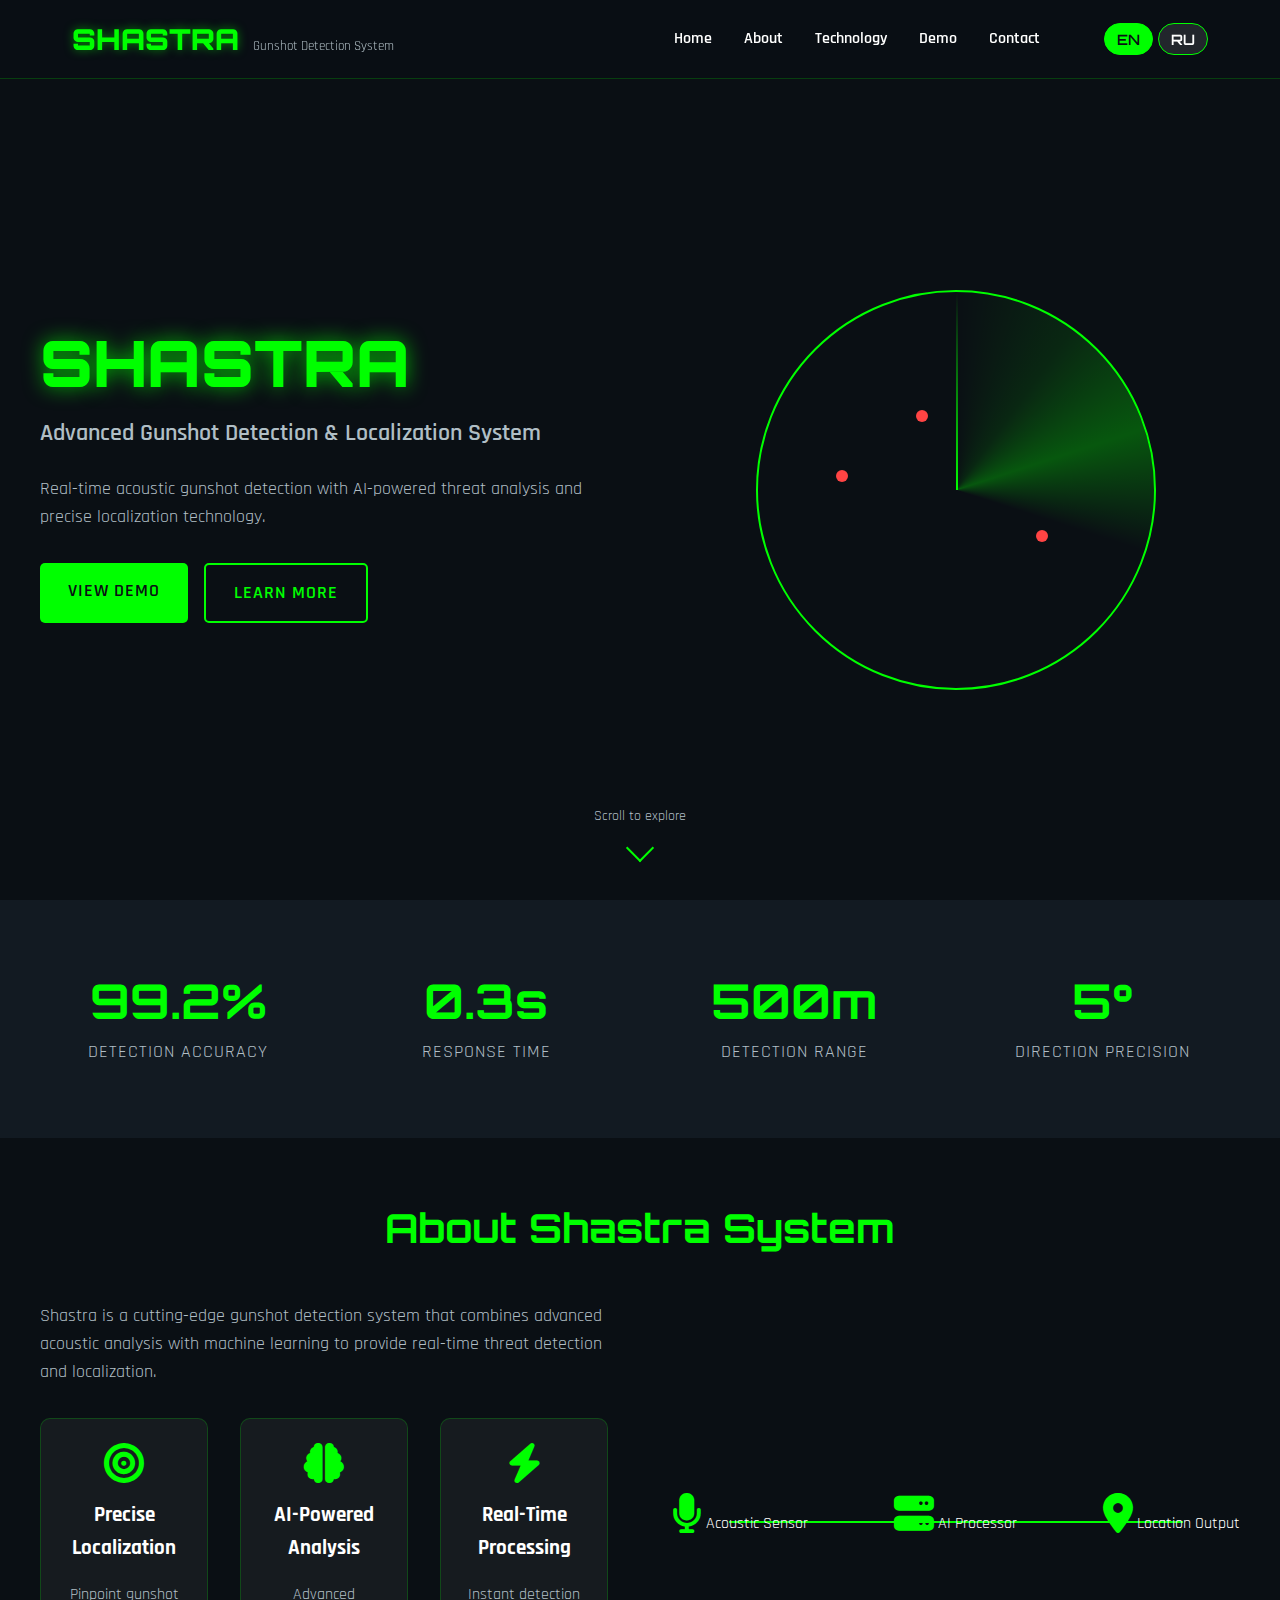
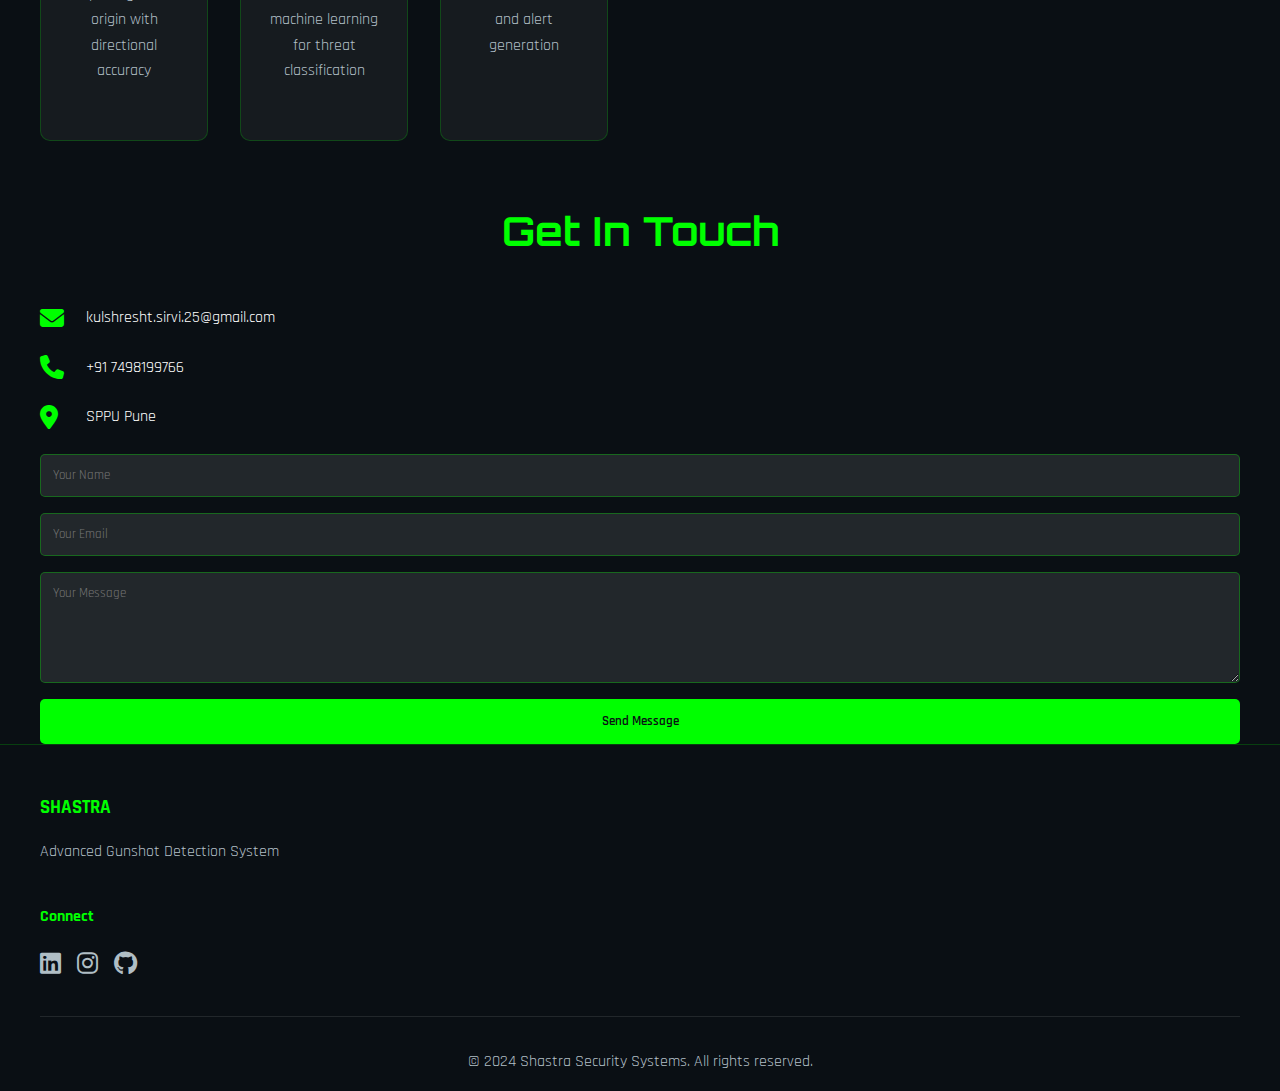
<file: index.html>
<!DOCTYPE html>
<html lang="en">
<head>
    <meta charset="UTF-8">
    <meta name="viewport" content="width=device-width, initial-scale=1.0">
    <title>Shastra - Advanced Gunshot Detection System</title>
    <link rel="stylesheet" href="https://cdnjs.cloudflare.com/ajax/libs/font-awesome/6.4.0/css/all.min.css">
    <link href="https://fonts.googleapis.com/css2?family=Orbitron:wght@400;700;900&family=Rajdhani:wght@300;400;500;600;700&display=swap" rel="stylesheet">
    <style>
        /* CSS Reset and Base Styles */
        * {
            margin: 0;
            padding: 0;
            box-sizing: border-box;
        }

        :root {
            --primary-color: #00ff00;
            --secondary-color: #00cc00;
            --accent-color: #ff4444;
            --bg-dark: #0a0f14;
            --bg-medium: #121a22;
            --bg-light: #1a2530;
            --text-primary: #ffffff;
            --text-secondary: #b0bec5;
            --success: #00e676;
            --warning: #ffaa00;
            --error: #ff5252;
        }

        body {
            font-family: 'Rajdhani', sans-serif;
            background: var(--bg-dark);
            color: var(--text-primary);
            overflow-x: hidden;
            line-height: 1.6;
            font-size: 16px;
        }

        /* Enhanced Mobile Navigation */
        .mobile-nav-overlay {
            display: none;
            position: fixed;
            top: 0;
            left: 0;
            width: 100%;
            height: 100%;
            background: rgba(0, 0, 0, 0.9);
            z-index: 9998;
        }

        .mobile-nav-overlay.active {
            display: block;
        }

        /* Mobile Header */
        .mobile-header {
            display: none;
            position: fixed;
            top: 0;
            width: 100%;
            background: rgba(10, 15, 20, 0.98);
            backdrop-filter: blur(10px);
            z-index: 1000;
            padding: 15px 20px;
            border-bottom: 1px solid rgba(0, 255, 0, 0.2);
            justify-content: space-between;
            align-items: center;
        }

        .mobile-header .logo-text {
            font-family: 'Orbitron', sans-serif;
            font-size: 1.5rem;
            font-weight: 900;
            color: var(--primary-color);
            text-shadow: 0 0 10px rgba(0, 255, 0, 0.5);
        }

        .mobile-menu-btn {
            background: none;
            border: none;
            color: var(--text-primary);
            font-size: 1.5rem;
            cursor: pointer;
            padding: 5px;
        }

        /* Mobile Side Menu */
        .mobile-side-menu {
            position: fixed;
            top: 0;
            right: -300px;
            width: 300px;
            height: 100%;
            background: var(--bg-dark);
            z-index: 9999;
            transition: right 0.3s ease;
            padding: 20px;
            overflow-y: auto;
            box-shadow: -5px 0 15px rgba(0, 0, 0, 0.5);
        }

        .mobile-side-menu.active {
            right: 0;
        }

        .mobile-side-menu .menu-header {
            display: flex;
            justify-content: space-between;
            align-items: center;
            margin-bottom: 30px;
            padding-bottom: 15px;
            border-bottom: 1px solid rgba(0, 255, 0, 0.2);
        }

        .mobile-side-menu .close-menu {
            background: none;
            border: none;
            color: var(--text-primary);
            font-size: 1.5rem;
            cursor: pointer;
            padding: 5px;
        }

        .mobile-nav-links {
            list-style: none;
            margin-bottom: 30px;
        }

        .mobile-nav-links li {
            margin-bottom: 15px;
        }

        .mobile-nav-links a {
            color: var(--text-primary);
            text-decoration: none;
            font-size: 1.2rem;
            font-weight: 600;
            padding: 10px 0;
            display: block;
            border-bottom: 1px solid rgba(255, 255, 255, 0.1);
            transition: color 0.3s ease;
        }

        .mobile-nav-links a:hover {
            color: var(--primary-color);
        }

        .mobile-language-switcher {
            display: flex;
            gap: 10px;
            margin-bottom: 20px;
            justify-content: center;
        }

        .mobile-language-switcher .lang-btn {
            background: rgba(255, 255, 255, 0.1);
            border: 1px solid var(--primary-color);
            color: var(--text-primary);
            padding: 8px 16px;
            border-radius: 20px;
            cursor: pointer;
            transition: all 0.3s ease;
            font-family: 'Orbitron', sans-serif;
            font-weight: 600;
            flex: 1;
            max-width: 120px;
        }

        .mobile-language-switcher .lang-btn.active {
            background: var(--primary-color);
            color: var(--bg-dark);
        }

        .mobile-contact-info {
            margin-top: 20px;
            padding-top: 20px;
            border-top: 1px solid rgba(255, 255, 255, 0.1);
        }

        .mobile-contact-info p {
            margin-bottom: 10px;
            color: var(--text-secondary);
        }

        /* Desktop Navigation */
        .navbar {
            position: fixed;
            top: 0;
            width: 100%;
            background: rgba(10, 15, 20, 0.95);
            backdrop-filter: blur(10px);
            z-index: 100;
            padding: 1rem 0;
            border-bottom: 1px solid rgba(0, 255, 0, 0.2);
        }

        .nav-container {
            max-width: 1200px;
            margin: 0 auto;
            display: flex;
            justify-content: space-between;
            align-items: center;
            padding: 0 2rem;
        }

        .nav-logo .logo-text {
            font-family: 'Orbitron', sans-serif;
            font-size: 1.8rem;
            font-weight: 900;
            color: var(--primary-color);
            text-shadow: 0 0 10px rgba(0, 255, 0, 0.5);
        }

        .nav-logo .logo-subtitle {
            font-size: 0.8rem;
            color: var(--text-secondary);
            margin-left: 10px;
        }

        .nav-menu {
            display: flex;
            list-style: none;
            gap: 2rem;
            align-items: center;
        }

        .nav-link {
            color: var(--text-primary);
            text-decoration: none;
            font-weight: 600;
            transition: color 0.3s ease;
            position: relative;
        }

        .nav-link:hover {
            color: var(--primary-color);
        }

        .nav-link::after {
            content: '';
            position: absolute;
            bottom: -5px;
            left: 0;
            width: 0;
            height: 2px;
            background: var(--primary-color);
            transition: width 0.3s ease;
        }

        .nav-link:hover::after {
            width: 100%;
        }

        /* Combined Language Switcher in Nav */
        .nav-language-switcher {
            display: flex;
            gap: 5px;
            margin-left: 2rem;
        }

        .nav-language-switcher .lang-btn {
            background: rgba(255, 255, 255, 0.1);
            border: 1px solid var(--primary-color);
            color: var(--text-primary);
            padding: 6px 12px;
            border-radius: 20px;
            cursor: pointer;
            transition: all 0.3s ease;
            font-family: 'Orbitron', sans-serif;
            font-weight: 600;
            font-size: 0.9rem;
        }

        .nav-language-switcher .lang-btn.active {
            background: var(--primary-color);
            color: var(--bg-dark);
        }

        /* Hero Section */
        .hero {
            min-height: 100vh;
            display: flex;
            align-items: center;
            justify-content: center;
            position: relative;
            padding: 6rem 1rem 2rem;
        }

        .hero-content {
            max-width: 1200px;
            display: grid;
            grid-template-columns: 1fr;
            gap: 3rem;
            align-items: center;
            text-align: center;
        }

        .hero-title {
            font-family: 'Orbitron', sans-serif;
            font-size: 2.5rem;
            font-weight: 900;
            color: var(--primary-color);
            text-shadow: 0 0 20px rgba(0, 255, 0, 0.7);
            margin-bottom: 1rem;
            line-height: 1.2;
        }

        .hero-subtitle {
            font-size: 1.3rem;
            color: var(--text-secondary);
            margin-bottom: 1.5rem;
            font-weight: 600;
            line-height: 1.4;
        }

        .hero-description {
            font-size: 1.1rem;
            margin-bottom: 2rem;
            color: var(--text-secondary);
            line-height: 1.6;
        }

        .hero-buttons {
            display: flex;
            flex-direction: column;
            gap: 1rem;
            margin-bottom: 2rem;
        }

        .cta-button {
            padding: 14px 28px;
            border: none;
            border-radius: 5px;
            font-family: 'Rajdhani', sans-serif;
            font-size: 1.1rem;
            font-weight: 600;
            cursor: pointer;
            transition: all 0.3s ease;
            text-transform: uppercase;
            letter-spacing: 1px;
            text-decoration: none;
            display: inline-block;
            text-align: center;
        }

        .cta-button.primary {
            background: var(--primary-color);
            color: var(--bg-dark);
        }

        .cta-button.secondary {
            background: transparent;
            color: var(--primary-color);
            border: 2px solid var(--primary-color);
        }

        .cta-button:hover {
            transform: translateY(-2px);
            box-shadow: 0 10px 20px rgba(0, 255, 0, 0.3);
        }

        /* Radar Animation */
        .radar-animation {
            position: relative;
            width: 300px;
            height: 300px;
            margin: 0 auto;
        }

        .radar-dish {
            width: 100%;
            height: 100%;
            border: 2px solid var(--primary-color);
            border-radius: 50%;
            position: relative;
            overflow: hidden;
        }

        .radar-dish::before {
            content: '';
            position: absolute;
            top: 0;
            left: 0;
            right: 0;
            bottom: 0;
            background: conic-gradient(
                from 0deg,
                transparent 0%,
                rgba(0, 255, 0, 0.1) 10%,
                rgba(0, 255, 0, 0.3) 20%,
                transparent 30%
            );
            animation: radarRotate 4s linear infinite;
        }

        .radar-sweep {
            position: absolute;
            top: 0;
            left: 50%;
            width: 2px;
            height: 50%;
            background: linear-gradient(to bottom, transparent, var(--primary-color));
            transform-origin: bottom center;
            animation: radarSweep 2s linear infinite;
        }

        @keyframes radarRotate {
            from { transform: rotate(0deg); }
            to { transform: rotate(360deg); }
        }

        @keyframes radarSweep {
            from { transform: rotate(0deg); }
            to { transform: rotate(360deg); }
        }

        .detection-points .point {
            position: absolute;
            width: 12px;
            height: 12px;
            background: var(--accent-color);
            border-radius: 50%;
            animation: pulse 2s infinite;
        }

        @keyframes pulse {
            0%, 100% { transform: scale(1); opacity: 1; }
            50% { transform: scale(1.5); opacity: 0.7; }
        }

        .scroll-indicator {
            position: absolute;
            bottom: 2rem;
            left: 50%;
            transform: translateX(-50%);
            text-align: center;
            color: var(--text-secondary);
            font-size: 0.9rem;
        }

        .scroll-arrow {
            width: 20px;
            height: 20px;
            border-right: 2px solid var(--primary-color);
            border-bottom: 2px solid var(--primary-color);
            transform: rotate(45deg);
            margin: 10px auto;
            animation: bounce 2s infinite;
        }

        @keyframes bounce {
            0%, 100% { transform: rotate(45deg) translateY(0); }
            50% { transform: rotate(45deg) translateY(-10px); }
        }

        /* Stats Section */
        .stats {
            background: var(--bg-medium);
            padding: 3rem 1rem;
        }

        .stats-container {
            max-width: 1200px;
            margin: 0 auto;
            display: grid;
            grid-template-columns: repeat(2, 1fr);
            gap: 1.5rem;
        }

        .stat-item {
            text-align: center;
            padding: 1.5rem 1rem;
        }

        .stat-number {
            font-family: 'Orbitron', sans-serif;
            font-size: 2.2rem;
            font-weight: 700;
            color: var(--primary-color);
            margin-bottom: 0.5rem;
            line-height: 1.2;
        }

        .stat-label {
            font-size: 0.9rem;
            color: var(--text-secondary);
            text-transform: uppercase;
            letter-spacing: 1px;
        }

        /* About Section */
        .about {
            padding: 4rem 1rem;
        }

        .container {
            max-width: 1200px;
            margin: 0 auto;
            padding: 0 1rem;
        }

        .section-title {
            font-family: 'Orbitron', sans-serif;
            font-size: 2rem;
            text-align: center;
            margin-bottom: 3rem;
            color: var(--primary-color);
            line-height: 1.3;
        }

        .about-content {
            display: grid;
            grid-template-columns: 1fr;
            gap: 3rem;
            align-items: center;
        }

        .about-text p {
            font-size: 1.1rem;
            line-height: 1.6;
            margin-bottom: 2rem;
            color: var(--text-secondary);
        }

        .features-grid {
            display: grid;
            grid-template-columns: 1fr;
            gap: 1.5rem;
            margin-top: 2rem;
        }

        .feature {
            text-align: center;
            padding: 1.5rem;
            background: rgba(255, 255, 255, 0.05);
            border-radius: 10px;
            border: 1px solid rgba(0, 255, 0, 0.2);
        }

        .feature i {
            font-size: 2.5rem;
            color: var(--primary-color);
            margin-bottom: 1rem;
        }

        .feature h3 {
            font-size: 1.3rem;
            margin-bottom: 1rem;
            color: var(--text-primary);
        }

        .feature p {
            font-size: 1rem;
            color: var(--text-secondary);
        }

        /* Responsive Design */
        @media (max-width: 768px) {
            /* Hide desktop navbar on mobile */
            .navbar {
                display: none;
            }
            
            /* Show mobile header */
            .mobile-header {
                display: flex;
            }
            
            /* Adjust hero padding for mobile header */
            .hero {
                padding-top: 80px;
            }
            
            /* Adjust other sections for better mobile viewing */
            .hero-title {
                font-size: 2.2rem;
            }
            
            .hero-subtitle {
                font-size: 1.2rem;
            }
            
            .section-title {
                font-size: 1.8rem;
            }
        }

        @media (min-width: 769px) {
            /* Hide mobile elements on desktop */
            .mobile-header,
            .mobile-side-menu,
            .mobile-nav-overlay {
                display: none !important;
            }
            
            /* Show desktop navbar */
            .navbar {
                display: block;
            }
            
            /* Adjust hero for desktop */
            .hero {
                padding: 8rem 2rem 3rem;
            }
            
            .hero-content {
                grid-template-columns: 1fr 1fr;
                text-align: left;
                gap: 4rem;
            }
            
            .hero-title {
                font-size: 3.5rem;
            }
            
            .hero-subtitle {
                font-size: 1.5rem;
            }
            
            .hero-buttons {
                flex-direction: row;
                justify-content: flex-start;
            }
            
            .radar-animation {
                width: 400px;
                height: 400px;
            }
            
            .stats-container {
                grid-template-columns: repeat(4, 1fr);
                gap: 2rem;
            }
            
            .stat-number {
                font-size: 3rem;
            }
            
            .stat-label {
                font-size: 1.1rem;
            }
            
            .section-title {
                font-size: 2.5rem;
            }
            
            .about-content {
                grid-template-columns: 1fr 1fr;
                gap: 4rem;
            }
            
            .features-grid {
                grid-template-columns: repeat(3, 1fr);
                gap: 2rem;
            }
        }

        /* Common responsive adjustments */
        @media (min-width: 480px) and (max-width: 768px) {
            .hero-title {
                font-size: 2.5rem;
            }
            
            .stats-container {
                grid-template-columns: repeat(2, 1fr);
            }
            
            .feature {
                padding: 2rem;
            }
        }

        /* Large desktop screens */
        @media (min-width: 1200px) {
            .container {
                padding: 0;
            }
            
            .hero-title {
                font-size: 4rem;
            }
        }

        /* Touch device optimizations */
        @media (hover: none) and (pointer: coarse) {
            .cta-button,
            .lang-btn {
                min-height: 44px;
                min-width: 44px;
            }
            
            .nav-link {
                padding: 10px 0;
            }
        }

        /* Landscape mode optimization */
        @media (max-height: 600px) and (orientation: landscape) {
            .hero {
                min-height: auto;
                padding: 100px 1rem 2rem;
            }
            
            .hero-content {
                grid-template-columns: 1fr 1fr;
                gap: 2rem;
            }
            
            .hero-title {
                font-size: 2rem;
            }
        }
    </style>
</head>
<body>
    <!-- Mobile Navigation -->
    <div class="mobile-nav-overlay" id="mobileNavOverlay"></div>
    
    <div class="mobile-header">
        <div class="logo-text">SHASTRA</div>
        <button class="mobile-menu-btn" id="mobileMenuBtn">
            <i class="fas fa-bars"></i>
        </button>
    </div>
    
    <div class="mobile-side-menu" id="mobileSideMenu">
        <div class="menu-header">
            <div class="logo-text">SHASTRA</div>
            <button class="close-menu" id="closeMenuBtn">
                <i class="fas fa-times"></i>
            </button>
        </div>
        
        <ul class="mobile-nav-links">
            <li><a href="#home" class="mobile-nav-link" data-en="Home" data-ru="Главная">Home</a></li>
            <li><a href="#about" class="mobile-nav-link" data-en="About" data-ru="О системе">About</a></li>
            <li><a href="#technology" class="mobile-nav-link" data-en="Technology" data-ru="Технологии">Technology</a></li>
            <li><a href="#demo" class="mobile-nav-link" data-en="Demo" data-ru="Демо">Demo</a></li>
            <li><a href="#contact" class="mobile-nav-link" data-en="Contact" data-ru="Контакты">Contact</a></li>
        </ul>
        
        <div class="mobile-language-switcher">
            <button class="lang-btn active" data-lang="en">EN</button>
            <button class="lang-btn" data-lang="ru">RU</button>
        </div>
        
        <div class="mobile-contact-info">
            <p><i class="fas fa-envelope"></i> kulshresht.sirvi.25@gmail.com</p>
            <p><i class="fas fa-phone"></i> +91 7498199766</p>
        </div>
    </div>

    <!-- Desktop Navigation -->
    <nav class="navbar">
        <div class="nav-container">
            <div class="nav-logo">
                <span class="logo-text">SHASTRA</span>
                <span class="logo-subtitle" data-en="Gunshot Detection System" data-ru="Система Обнаружения Выстрелов"></span>
            </div>
            <ul class="nav-menu">
                <li class="nav-item">
                    <a href="#home" class="nav-link" data-en="Home" data-ru="Главная">Home</a>
                </li>
                <li class="nav-item">
                    <a href="#about" class="nav-link" data-en="About" data-ru="О системе">About</a>
                </li>
                <li class="nav-item">
                    <a href="#technology" class="nav-link" data-en="Technology" data-ru="Технологии">Technology</a>
                </li>
                <li class="nav-item">
                    <a href="#demo" class="nav-link" data-en="Demo" data-ru="Демо">Demo</a>
                </li>
                <li class="nav-item">
                    <a href="#contact" class="nav-link" data-en="Contact" data-ru="Контакты">Contact</a>
                </li>
                <li class="nav-item">
                    <div class="nav-language-switcher">
                        <button class="lang-btn active" data-lang="en">EN</button>
                        <button class="lang-btn" data-lang="ru">RU</button>
                    </div>
                </li>
            </ul>
        </div>
    </nav>

    <!-- Hero Section -->
    <section id="home" class="hero">
        <div class="hero-content">
            <div class="hero-text">
                <h1 class="hero-title" data-en="SHASTRA" data-ru="ШАСТРА">SHASTRA</h1>
                <h2 class="hero-subtitle" data-en="Advanced Gunshot Detection & Localization System" data-ru="Передовая Система Обнаружения и Локализации Выстрелов">
                    Advanced Gunshot Detection & Localization System
                </h2>
                <p class="hero-description" data-en="Real-time acoustic gunshot detection with AI-powered threat analysis and precise localization technology." data-ru="Обнаружение выстрелов в реальном времени с искусственным интеллектом и технологией точной локализации.">
                    Real-time acoustic gunshot detection with AI-powered threat analysis and precise localization technology.
                </p>
                <div class="hero-buttons">
                    <a href="demo.html" class="cta-button primary" data-en="View Demo" data-ru="Смотреть Демо">View Demo</a>
                    <a href="#about" class="cta-button secondary" data-en="Learn More" data-ru="Узнать Больше">Learn More</a>
                </div>
            </div>
            <div class="hero-visual">
                <div class="radar-animation">
                    <div class="radar-dish">
                        <div class="radar-sweep"></div>
                    </div>
                    <div class="detection-points">
                        <div class="point" style="top: 30%; left: 40%;"></div>
                        <div class="point" style="top: 60%; left: 70%;"></div>
                        <div class="point" style="top: 45%; left: 20%;"></div>
                    </div>
                </div>
            </div>
        </div>
        <div class="scroll-indicator">
            <span data-en="Scroll to explore" data-ru="Прокрутите для просмотра">Scroll to explore</span>
            <div class="scroll-arrow"></div>
        </div>
    </section>

    <!-- Stats Section -->
    <section class="stats">
        <div class="container">
            <div class="stats-container">
                <div class="stat-item">
                    <div class="stat-number" data-en="99.2%" data-ru="99,2%">99.2%</div>
                    <div class="stat-label" data-en="Detection Accuracy" data-ru="Точность Обнаружения">Detection Accuracy</div>
                </div>
                <div class="stat-item">
                    <div class="stat-number" data-en="0.3s" data-ru="0,3с">0.3s</div>
                    <div class="stat-label" data-en="Response Time" data-ru="Время Реакции">Response Time</div>
                </div>
                <div class="stat-item">
                    <div class="stat-number" data-en="500m" data-ru="500м">500m</div>
                    <div class="stat-label" data-en="Detection Range" data-ru="Дальность Обнаружения">Detection Range</div>
                </div>
                <div class="stat-item">
                    <div class="stat-number" data-en="5°" data-ru="5°">5°</div>
                    <div class="stat-label" data-en="Direction Precision" data-ru="Точность Направления">Direction Precision</div>
                </div>
            </div>
        </div>
    </section>

    <!-- About Section -->
    <section id="about" class="about">
        <div class="container">
            <h2 class="section-title" data-en="About Shastra System" data-ru="О Системе Шастра">About Shastra System</h2>
            <div class="about-content">
                <div class="about-text">
                    <p data-en="Shastra is a cutting-edge gunshot detection system that combines advanced acoustic analysis with machine learning to provide real-time threat detection and localization." data-ru="Шастра - это передовая система обнаружения выстрелов, сочетающая современный акустический анализ с машинным обучением для обнаружения угроз в реальном времени и их локализации.">
                        Shastra is a cutting-edge gunshot detection system that combines advanced acoustic analysis with machine learning to provide real-time threat detection and localization.
                    </p>
                    <div class="features-grid">
                        <div class="feature">
                            <i class="fas fa-bullseye"></i>
                            <h3 data-en="Precise Localization" data-ru="Точная Локализация">Precise Localization</h3>
                            <p data-en="Pinpoint gunshot origin with directional accuracy" data-ru="Точное определение места выстрела">Pinpoint gunshot origin with directional accuracy</p>
                        </div>
                        <div class="feature">
                            <i class="fas fa-brain"></i>
                            <h3 data-en="AI-Powered Analysis" data-ru="Анализ на ИИ">AI-Powered Analysis</h3>
                            <p data-en="Advanced machine learning for threat classification" data-ru="Передовое машинное обучение для классификации угроз">Advanced machine learning for threat classification</p>
                        </div>
                        <div class="feature">
                            <i class="fas fa-bolt"></i>
                            <h3 data-en="Real-Time Processing" data-ru="Обработка в Реальном Времени">Real-Time Processing</h3>
                            <p data-en="Instant detection and alert generation" data-ru="Мгновенное обнаружение и генерация оповещений">Instant detection and alert generation</p>
                        </div>
                    </div>
                </div>
                <div class="about-visual">
                    <div class="system-diagram" style="height: 250px; display: flex; justify-content: space-between; align-items: center; position: relative;">
                        <div class="diagram-element sensor" style="text-align: center; z-index: 2;">
                            <i class="fas fa-microphone" style="font-size: 2.5rem; color: var(--primary-color); margin-bottom: 1rem;"></i>
                            <span data-en="Acoustic Sensor" data-ru="Акустический Датчик">Acoustic Sensor</span>
                        </div>
                        <div class="diagram-element processor" style="text-align: center; z-index: 2;">
                            <i class="fas fa-server" style="font-size: 2.5rem; color: var(--primary-color); margin-bottom: 1rem;"></i>
                            <span data-en="AI Processor" data-ru="ИИ Процессор">AI Processor</span>
                        </div>
                        <div class="diagram-element output" style="text-align: center; z-index: 2;">
                            <i class="fas fa-map-marker-alt" style="font-size: 2.5rem; color: var(--primary-color); margin-bottom: 1rem;"></i>
                            <span data-en="Location Output" data-ru="Выход Локации">Location Output</span>
                        </div>
                        <div class="connection-line" style="position: absolute; top: 50%; left: 10%; right: 10%; height: 2px; background: var(--primary-color); z-index: 1;"></div>
                    </div>
                </div>
            </div>
        </div>
    </section>

    <!-- Contact Section -->
    <section id="contact" class="contact">
        <div class="container">
            <h2 class="section-title" data-en="Get In Touch" data-ru="Свяжитесь с Нами">Get In Touch</h2>
            <div class="contact-content">
                <div class="contact-info">
                    <div class="contact-item" style="display: flex; align-items: center; gap: 1rem; margin-bottom: 1.5rem;">
                        <i class="fas fa-envelope" style="font-size: 1.5rem; color: var(--primary-color); width: 30px;"></i>
                        <span>kulshresht.sirvi.25@gmail.com</span>
                    </div>
                    <div class="contact-item" style="display: flex; align-items: center; gap: 1rem; margin-bottom: 1.5rem;">
                        <i class="fas fa-phone" style="font-size: 1.5rem; color: var(--primary-color); width: 30px;"></i>
                        <span>+91 7498199766</span>
                    </div>
                    <div class="contact-item" style="display: flex; align-items: center; gap: 1rem; margin-bottom: 1.5rem;">
                        <i class="fas fa-map-marker-alt" style="font-size: 1.5rem; color: var(--primary-color); width: 30px;"></i>
                        <span data-en="SPPU Pune" data-ru="SPPU Пуна">SPPU Pune</span>
                    </div>
                </div>
                <form class="contact-form" id="contactForm" style="display: flex; flex-direction: column; gap: 1rem;">
                    <input type="text" placeholder="Your Name" data-en="Your Name" data-ru="Ваше Имя" required style="padding: 12px; background: rgba(255, 255, 255, 0.1); border: 1px solid rgba(0, 255, 0, 0.3); border-radius: 5px; color: var(--text-primary); font-family: 'Rajdhani', sans-serif;">
                    <input type="email" placeholder="Your Email" data-en="Your Email" data-ru="Ваш Email" required style="padding: 12px; background: rgba(255, 255, 255, 0.1); border: 1px solid rgba(0, 255, 0, 0.3); border-radius: 5px; color: var(--text-primary); font-family: 'Rajdhani', sans-serif;">
                    <textarea placeholder="Your Message" data-en="Your Message" data-ru="Ваше Сообщение" rows="5" required style="padding: 12px; background: rgba(255, 255, 255, 0.1); border: 1px solid rgba(0, 255, 0, 0.3); border-radius: 5px; color: var(--text-primary); font-family: 'Rajdhani', sans-serif;"></textarea>
                    <button type="submit" data-en="Send Message" data-ru="Отправить Сообщение" style="padding: 14px; background: var(--primary-color); color: var(--bg-dark); border: none; border-radius: 5px; font-family: 'Rajdhani', sans-serif; font-weight: 600; cursor: pointer; transition: all 0.3s ease;">Send Message</button>
                </form>
            </div>
        </div>
    </section>

    <!-- Footer -->
    <footer class="footer" style="background: var(--bg-dark); padding: 3rem 0 1rem; border-top: 1px solid rgba(0, 255, 0, 0.2);">
        <div class="container">
            <div class="footer-content" style="display: grid; grid-template-columns: 1fr; gap: 2.5rem; margin-bottom: 2rem;">
                <div class="footer-section">
                    <h3 style="color: var(--primary-color); margin-bottom: 1rem;" data-en="SHASTRA" data-ru="ШАСТРА">SHASTRA</h3>
                    <p style="color: var(--text-secondary);" data-en="Advanced Gunshot Detection System" data-ru="Передовая Система Обнаружения Выстрелов">Advanced Gunshot Detection System</p>
                </div>
                <div class="footer-section">
                    <h4 style="color: var(--primary-color); margin-bottom: 1rem;" data-en="Connect" data-ru="Связь">Connect</h4>
                    <div class="social-links" style="display: flex; gap: 1rem;">
                        <a href="https://www.linkedin.com/in/kulshresht-sirvi" target="_blank" style="color: var(--text-secondary); font-size: 1.5rem; transition: color 0.3s ease;"><i class="fab fa-linkedin"></i></a>
                        <a href="https://www.instagram.com/kulshresht.sirvi?igsh=NGluMzgyYnFpZmxy&utm_source=qr" target="_blank" style="color: var(--text-secondary); font-size: 1.5rem; transition: color 0.3s ease;"><i class="fab fa-instagram"></i></a>
                        <a href="https://github.com/kulshresht25" target="_blank" style="color: var(--text-secondary); font-size: 1.5rem; transition: color 0.3s ease;"><i class="fab fa-github"></i></a>
                    </div>
                </div>
            </div>
            <div class="footer-bottom" style="text-align: center; padding-top: 2rem; border-top: 1px solid rgba(255, 255, 255, 0.1); color: var(--text-secondary);">
                <p>&copy; 2024 Shastra Security Systems. <span data-en="All rights reserved." data-ru="Все права защищены.">All rights reserved.</span></p>
            </div>
        </div>
    </footer>

    <script>
        // Mobile menu functionality
        const mobileMenuBtn = document.getElementById('mobileMenuBtn');
        const closeMenuBtn = document.getElementById('closeMenuBtn');
        const mobileSideMenu = document.getElementById('mobileSideMenu');
        const mobileNavOverlay = document.getElementById('mobileNavOverlay');
        const mobileNavLinks = document.querySelectorAll('.mobile-nav-link');
        
        // Open mobile menu
        mobileMenuBtn.addEventListener('click', () => {
            mobileSideMenu.classList.add('active');
            mobileNavOverlay.classList.add('active');
            document.body.style.overflow = 'hidden';
        });
        
        // Close mobile menu
        function closeMobileMenu() {
            mobileSideMenu.classList.remove('active');
            mobileNavOverlay.classList.remove('active');
            document.body.style.overflow = 'auto';
        }
        
        closeMenuBtn.addEventListener('click', closeMobileMenu);
        mobileNavOverlay.addEventListener('click', closeMobileMenu);
        
        // Close menu when clicking on a link
        mobileNavLinks.forEach(link => {
            link.addEventListener('click', closeMobileMenu);
        });
        
        // Language switching functionality
        class LanguageManager {
            constructor() {
                this.currentLang = 'en';
                this.elements = document.querySelectorAll('[data-en], [data-ru]');
                this.init();
            }
            
            init() {
                // Add event listeners to all language buttons
                document.querySelectorAll('.lang-btn').forEach(btn => {
                    btn.addEventListener('click', (e) => {
                        const lang = e.target.getAttribute('data-lang') || e.target.closest('.lang-btn').getAttribute('data-lang');
                        if (lang) {
                            this.switchLanguage(lang);
                        }
                    });
                });
                
                // Set initial language
                this.updateLanguage();
                
                // Load saved preference
                const savedLang = localStorage.getItem('shastra-language');
                if (savedLang) {
                    this.switchLanguage(savedLang);
                }
            }
            
            switchLanguage(lang) {
                this.currentLang = lang;
                
                // Update active button
                document.querySelectorAll('.lang-btn').forEach(btn => {
                    btn.classList.remove('active');
                });
                document.querySelectorAll(`.lang-btn[data-lang="${lang}"]`).forEach(btn => {
                    btn.classList.add('active');
                });
                
                // Update all text elements
                this.updateLanguage();
                
                // Save preference
                localStorage.setItem('shastra-language', lang);
            }
            
            updateLanguage() {
                this.elements.forEach(element => {
                    const text = element.getAttribute(`data-${this.currentLang}`);
                    if (text) {
                        if (element.tagName === 'INPUT' || element.tagName === 'TEXTAREA') {
                            element.placeholder = text;
                        } else {
                            element.textContent = text;
                        }
                    }
                });
            }
        }
        
        // Initialize language manager
        document.addEventListener('DOMContentLoaded', () => {
            new LanguageManager();
            
            // Contact form submission
            document.getElementById('contactForm').addEventListener('submit', function(e) {
                e.preventDefault();
                alert('Thank you for your message! We will get back to you soon.');
                this.reset();
            });
            
            // Smooth scrolling for anchor links
            document.querySelectorAll('a[href^="#"]').forEach(anchor => {
                anchor.addEventListener('click', function (e) {
                    e.preventDefault();
                    const target = document.querySelector(this.getAttribute('href'));
                    if (target) {
                        target.scrollIntoView({
                            behavior: 'smooth',
                            block: 'start'
                        });
                    }
                });
            });
            
            // Parallax effect for hero
            window.addEventListener('scroll', () => {
                const hero = document.querySelector('.hero');
                if (hero && window.innerWidth > 768) {
                    const scrolled = window.scrollY;
                    const parallax = scrolled * 0.5;
                    hero.style.transform = `translateY(${parallax}px)`;
                }
            });
        });
        
        // Handle window resize
        window.addEventListener('resize', () => {
            // Close mobile menu if switching to desktop
            if (window.innerWidth > 768 && mobileSideMenu.classList.contains('active')) {
                closeMobileMenu();
            }
        });
    </script>
</body>
</html>
</file>
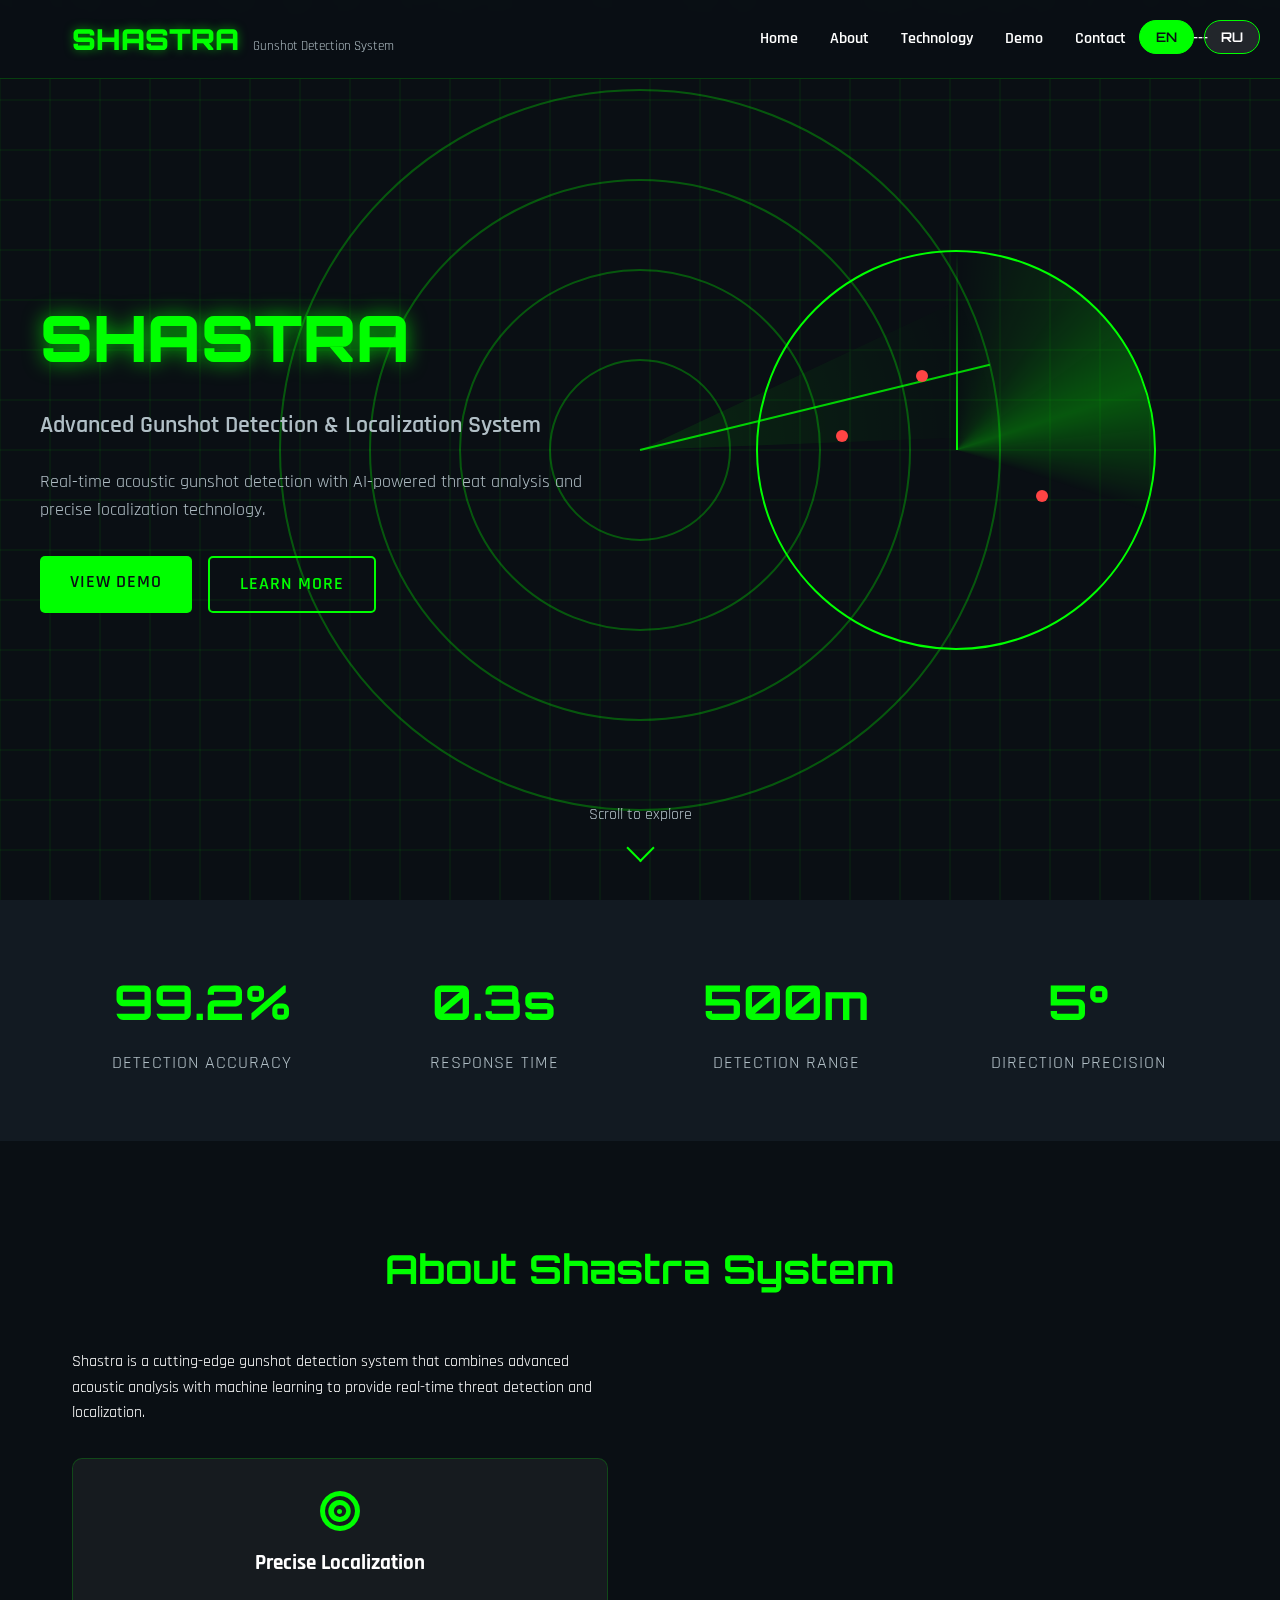
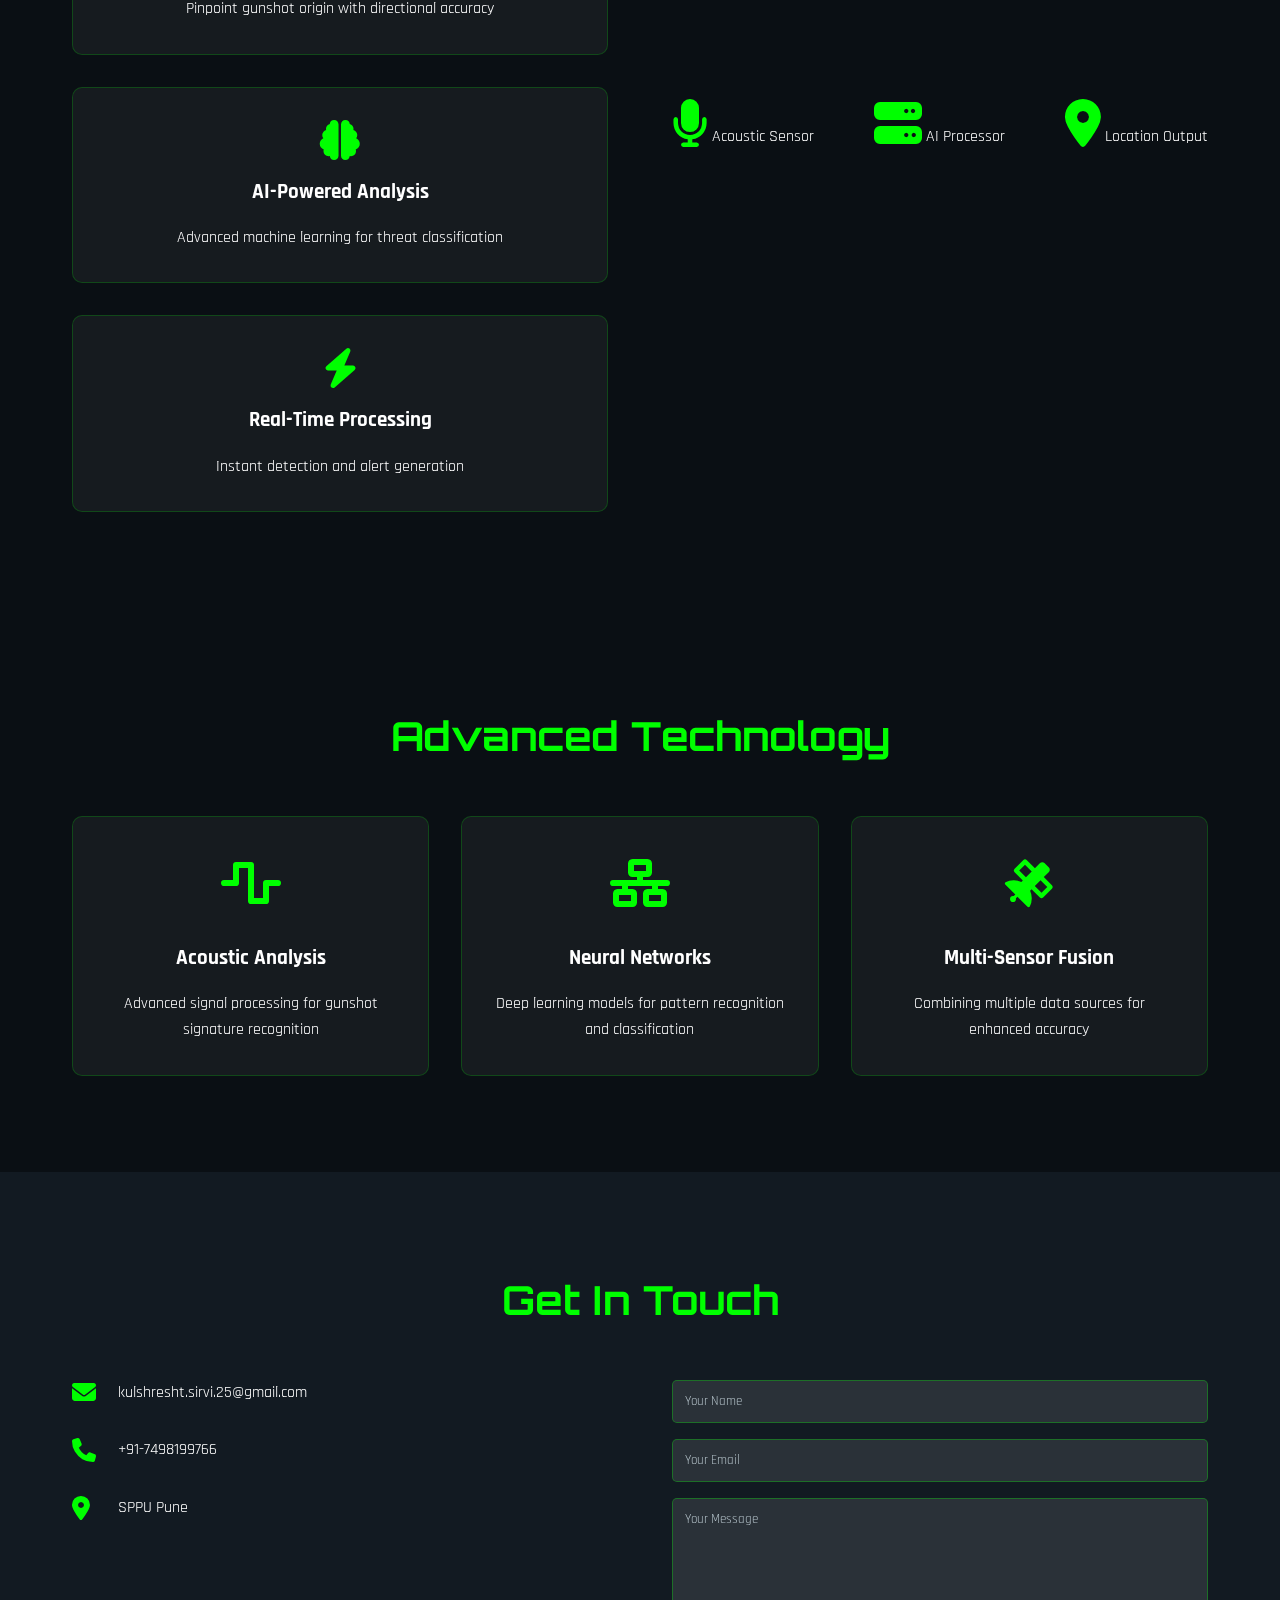
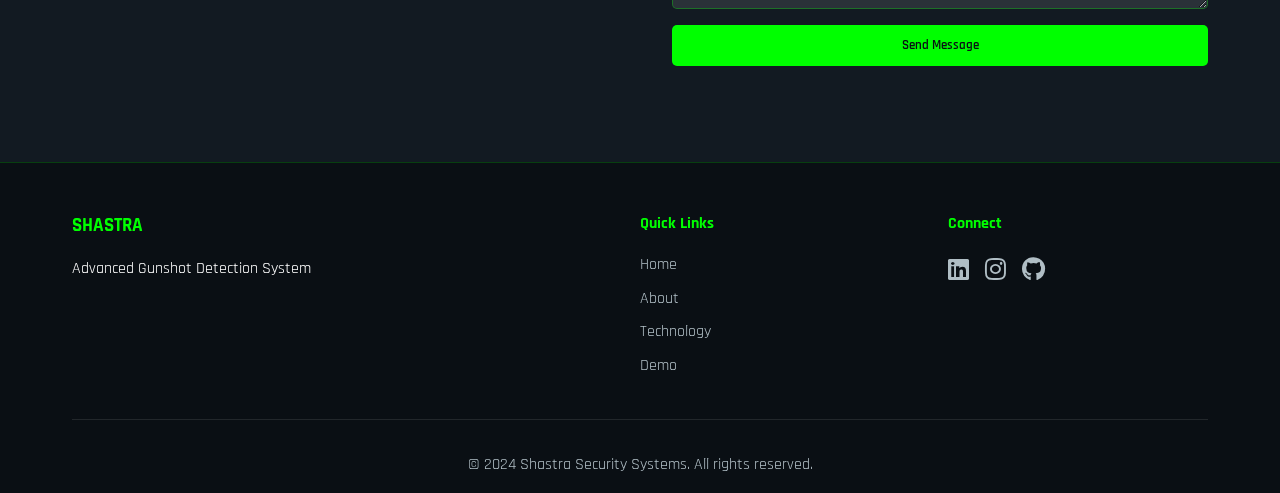
<file: gunweb/index.html>
<!DOCTYPE html>
<html lang="en">
<head>
    <meta charset="UTF-8">
    <meta name="viewport" content="width=device-width, initial-scale=1.0">
    <title>Shastra - Advanced Gunshot Detection System</title>
    <link rel="stylesheet" href="style.css">
    <link href="https://fonts.googleapis.com/css2?family=Orbitron:wght@400;700;900&family=Rajdhani:wght@300;400;500;600;700&display=swap" rel="stylesheet">
    <link rel="stylesheet" href="https://cdnjs.cloudflare.com/ajax/libs/font-awesome/6.4.0/css/all.min.css">
    <style>
        /* Additional styles to fix overlapping and improve functionality */
        .language-switcher {
            z-index: 1001;
        }
        
        .hero-buttons {
            z-index: 1000;
            position: relative;
        }
        
        .cta-button {
            text-decoration: none;
            display: inline-block;
            text-align: center;
        }
        
        .contact-form button {
            width: 100%;
        }
    </style>
</head>
<body>
    <!-- Language Switcher -->
    <div class="language-switcher">
        <button id="lang-en" class="lang-btn active">EN</button>
        <button id="lang-ru" class="lang-btn">RU</button>
    </div>

    <!-- Background Animation Canvas -->
    <canvas id="radarCanvas"></canvas>
    <div class="particles-container" id="particles"></div>

    <!-- Navigation -->
    <nav class="navbar">
        <div class="nav-container">
            <div class="nav-logo">
                <span class="logo-text">SHASTRA</span>
                <span class="logo-subtitle" data-en="Gunshot Detection System" data-ru="Система Обнаружения Выстрелов"></span>
            </div>
            <ul class="nav-menu">
                <li class="nav-item">
                    <a href="#home" class="nav-link" data-en="Home" data-ru="Главная">Home</a>
                </li>
                <li class="nav-item">   
                    <a href="#about" class="nav-link" data-en="About" data-ru="О системе">About</a>
                </li>
                <li class="nav-item">
                    <a href="#technology" class="nav-link" data-en="Technology" data-ru="Технологии">Technology</a>
                </li>
                <li class="nav-item">
                    <a href="demo.html" class="nav-link" data-en="Demo" data-ru="Демо">Demo</a>
                </li>
                <li class="nav-item">
                    <a href="#contact" class="nav-link" data-en="Contact" data-ru="Контакты">Contact</a>
                </li>
                <li class="nav-item">
                    <a href="#contact" class="nav-link" data-en="----------" data-ru="----------"></a>
                </li>
            </ul>
            <div class="hamburger">
                <span class="bar"></span>
                <span class="bar"></span>
                <span class="bar"></span>
            </div>
        </div>
    </nav>

    <!-- Hero Section -->
    <section id="home" class="hero">
        <div class="hero-content">
            <div class="hero-text">
                <h1 class="hero-title" data-en="SHASTRA" data-ru="ШАСТРА">SHASTRA</h1>
                <h2 class="hero-subtitle" data-en="Advanced Gunshot Detection & Localization System" data-ru="Передовая Система Обнаружения и Локализации Выстрелов">
                    Advanced Gunshot Detection & Localization System
                </h2>
                <p class="hero-description" data-en="Real-time acoustic gunshot detection with AI-powered threat analysis and precise localization technology." data-ru="Обнаружение выстрелов в реальном времени с искусственным интеллектом и технологией точной локализации.">
                    Real-time acoustic gunshot detection with AI-powered threat analysis and precise localization technology.
                </p>
                <div class="hero-buttons">
                    <a href="demo.html" class="cta-button primary" data-en="View Demo" data-ru="Смотреть Демо">View Demo</a>
                    <a href="#about" class="cta-button secondary" data-en="Learn More" data-ru="Узнать Больше">Learn More</a>
                </div>
            </div>
            <div class="hero-visual">
                <div class="radar-animation">
                    <div class="radar-dish">
                        <div class="radar-sweep"></div>
                    </div>
                    <div class="detection-points">
                        <div class="point" style="top: 30%; left: 40%;"></div>
                        <div class="point" style="top: 60%; left: 70%;"></div>
                        <div class="point" style="top: 45%; left: 20%;"></div>
                    </div>
                </div>
            </div>
        </div>
        <div class="scroll-indicator">
            <span data-en="Scroll to explore" data-ru="Прокрутите для просмотра">Scroll to explore</span>
            <div class="scroll-arrow"></div>
        </div>
    </section>

    <!-- Stats Section -->
    <section class="stats">
        <div class="stats-container">
            <div class="stat-item">
                <div class="stat-number" data-en="99.2%" data-ru="99,2%">99.2%</div>
                <div class="stat-label" data-en="Detection Accuracy" data-ru="Точность Обнаружения">Detection Accuracy</div>
            </div>
            <div class="stat-item">
                <div class="stat-number" data-en="0.3s" data-ru="0,3с">0.3s</div>
                <div class="stat-label" data-en="Response Time" data-ru="Время Реакции">Response Time</div>
            </div>
            <div class="stat-item">
                <div class="stat-number" data-en="500m" data-ru="500м">500m</div>
                <div class="stat-label" data-en="Detection Range" data-ru="Дальность Обнаружения">Detection Range</div>
            </div>
            <div class="stat-item">
                <div class="stat-number" data-en="5°" data-ru="5°">5°</div>
                <div class="stat-label" data-en="Direction Precision" data-ru="Точность Направления">Direction Precision</div>
            </div>
        </div>
    </section>

    <!-- About Section -->
    <section id="about" class="about">
        <div class="container">
            <h2 class="section-title" data-en="About Shastra System" data-ru="О Системе Шастра">About Shastra System</h2>
            <div class="about-content">
                <div class="about-text">
                    <p data-en="Shastra is a cutting-edge gunshot detection system that combines advanced acoustic analysis with machine learning to provide real-time threat detection and localization." data-ru="Шастра - это передовая система обнаружения выстрелов, сочетающая современный акустический анализ с машинным обучением для обнаружения угроз в реальном времени и их локализации.">
                        Shastra is a cutting-edge gunshot detection system that combines advanced acoustic analysis with machine learning to provide real-time threat detection and localization.
                    </p>
                    <div class="features-grid">
                        <div class="feature">
                            <i class="fas fa-bullseye"></i>
                            <h3 data-en="Precise Localization" data-ru="Точная Локализация">Precise Localization</h3>
                            <p data-en="Pinpoint gunshot origin with directional accuracy" data-ru="Точное определение места выстрела">Pinpoint gunshot origin with directional accuracy</p>
                        </div>
                        <div class="feature">
                            <i class="fas fa-brain"></i>
                            <h3 data-en="AI-Powered Analysis" data-ru="Анализ на ИИ">AI-Powered Analysis</h3>
                            <p data-en="Advanced machine learning for threat classification" data-ru="Передовое машинное обучение для классификации угроз">Advanced machine learning for threat classification</p>
                        </div>
                        <div class="feature">
                            <i class="fas fa-bolt"></i>
                            <h3 data-en="Real-Time Processing" data-ru="Обработка в Реальном Времени">Real-Time Processing</h3>
                            <p data-en="Instant detection and alert generation" data-ru="Мгновенное обнаружение и генерация оповещений">Instant detection and alert generation</p>
                        </div>
                    </div>
                </div>
                <div class="about-visual">
                    <div class="system-diagram">
                        <div class="diagram-element sensor">
                            <i class="fas fa-microphone"></i>
                            <span data-en="Acoustic Sensor" data-ru="Акустический Датчик">Acoustic Sensor</span>
                        </div>
                        <div class="diagram-element processor">
                            <i class="fas fa-server"></i>
                            <span data-en="AI Processor" data-ru="ИИ Процессор">AI Processor</span>
                        </div>
                        <div class="diagram-element output">
                            <i class="fas fa-map-marker-alt"></i>
                            <span data-en="Location Output" data-ru="Выход Локации">Location Output</span>
                        </div>
                      
                    </div>
                </div>
            </div>
        </div>
    </section>

    <!-- Technology Section -->
    <section id="technology" class="technology">
        <div class="container">
            <h2 class="section-title" data-en="Advanced Technology" data-ru="Передовые Технологии">Advanced Technology</h2>
            <div class="tech-grid">
                <div class="tech-card">
                    <div class="tech-icon">
                        <i class="fas fa-wave-square"></i>
                    </div>
                    <h3 data-en="Acoustic Analysis" data-ru="Акустический Анализ">Acoustic Analysis</h3>
                    <p data-en="Advanced signal processing for gunshot signature recognition" data-ru="Продвинутая обработка сигналов для распознавания подписи выстрела">Advanced signal processing for gunshot signature recognition</p>
                </div>
                <div class="tech-card">
                    <div class="tech-icon">
                        <i class="fas fa-network-wired"></i>
                    </div>
                    <h3 data-en="Neural Networks" data-ru="Нейронные Сети">Neural Networks</h3>
                    <p data-en="Deep learning models for pattern recognition and classification" data-ru="Модели глубокого обучения для распознавания образов">Deep learning models for pattern recognition and classification</p>
                </div>
                <div class="tech-card">
                    <div class="tech-icon">
                        <i class="fas fa-satellite"></i>
                    </div>
                    <h3 data-en="Multi-Sensor Fusion" data-ru="Мультисенсорное Слияние">Multi-Sensor Fusion</h3>
                    <p data-en="Combining multiple data sources for enhanced accuracy" data-ru="Объединение множества источников данных">Combining multiple data sources for enhanced accuracy</p>
                </div>
            </div>
        </div>
    </section>

    <!-- Contact Section -->
    <section id="contact" class="contact">
        <div class="container">
            <h2 class="section-title" data-en="Get In Touch" data-ru="Свяжитесь с Нами">Get In Touch</h2>
            <div class="contact-content">
                <div class="contact-info">
                    <div class="contact-item">
                        <i class="fas fa-envelope"></i>
                        <span>kulshresht.sirvi.25@gmail.com</span>
                    </div>
                    <div class="contact-item">
                        <i class="fas fa-phone"></i>
                        <span>+91-7498199766</span>
                    </div>
                    <div class="contact-item">
                        <i class="fas fa-map-marker-alt"></i>
                        <span data-en="SPPU Pune" data-ru="SPPU Пуна">SPPU Pune</span>
                    </div>
                </div>
                <form class="contact-form" id="contactForm">
                    <input type="text" placeholder="Your Name" data-en="Your Name" data-ru="Ваше Имя" required>
                    <input type="email" placeholder="Your Email" data-en="Your Email" data-ru="Ваш Email" required>
                    <textarea placeholder="Your Message" data-en="Your Message" data-ru="Ваше Сообщение" rows="5" required></textarea>
                    <button type="submit" data-en="Send Message" data-ru="Отправить Сообщение">Send Message</button>
                </form>
            </div>
        </div>
    </section>

    <!-- Footer -->
    <footer class="footer">
        <div class="container">
            <div class="footer-content">
                <div class="footer-section">
                    <h3 data-en="SHASTRA" data-ru="ШАСТРА">SHASTRA</h3>
                    <p data-en="Advanced Gunshot Detection System" data-ru="Передовая Система Обнаружения Выстрелов">Advanced Gunshot Detection System</p>
                </div>
                <div class="footer-section">
                    <h4 data-en="Quick Links" data-ru="Быстрые Ссылки">Quick Links</h4>
                    <ul>
                        <li><a href="#home" data-en="Home" data-ru="Главная">Home</a></li>
                        <li><a href="#about" data-en="About" data-ru="О системе">About</a></li>
                        <li><a href="#technology" data-en="Technology" data-ru="Технологии">Technology</a></li>
                        <li><a href="demo.html" data-en="Demo" data-ru="Демо">Demo</a></li>
                    </ul>
                </div>
                <div class="footer-section">
                    <h4 data-en="Connect" data-ru="Связь">Connect</h4>
                    <div class="social-links">
                        <a href="https://www.linkedin.com/in/kulshresht-sirvi" target="_blank"><i class="fab fa-linkedin"></i></a>
                        <a href="https://www.instagram.com/kulshresht.sirvi?igsh=NGluMzgyYnFpZmxy&utm_source=qr" target="_blank"><i class="fab fa-instagram"></i></a>
                        <a href="https://github.com/kulshresht25" target="_blank"><i class="fab fa-github"></i></a>
                    </div>
                </div>
            </div>
            <div class="footer-bottom">
                <p>&copy; 2024 Shastra Security Systems. <span data-en="All rights reserved." data-ru="Все права защищены.">All rights reserved.</span></p>
            </div>
        </div>
    </footer>

    <script src="script.js"></script>
    <script>
        // Additional functionality for contact form
        document.getElementById('contactForm').addEventListener('submit', function(e) {
            e.preventDefault();
            alert('Thank you for your message! We will get back to you soon.');
            this.reset();
        });
    </script>
</body>
</html>
</file>
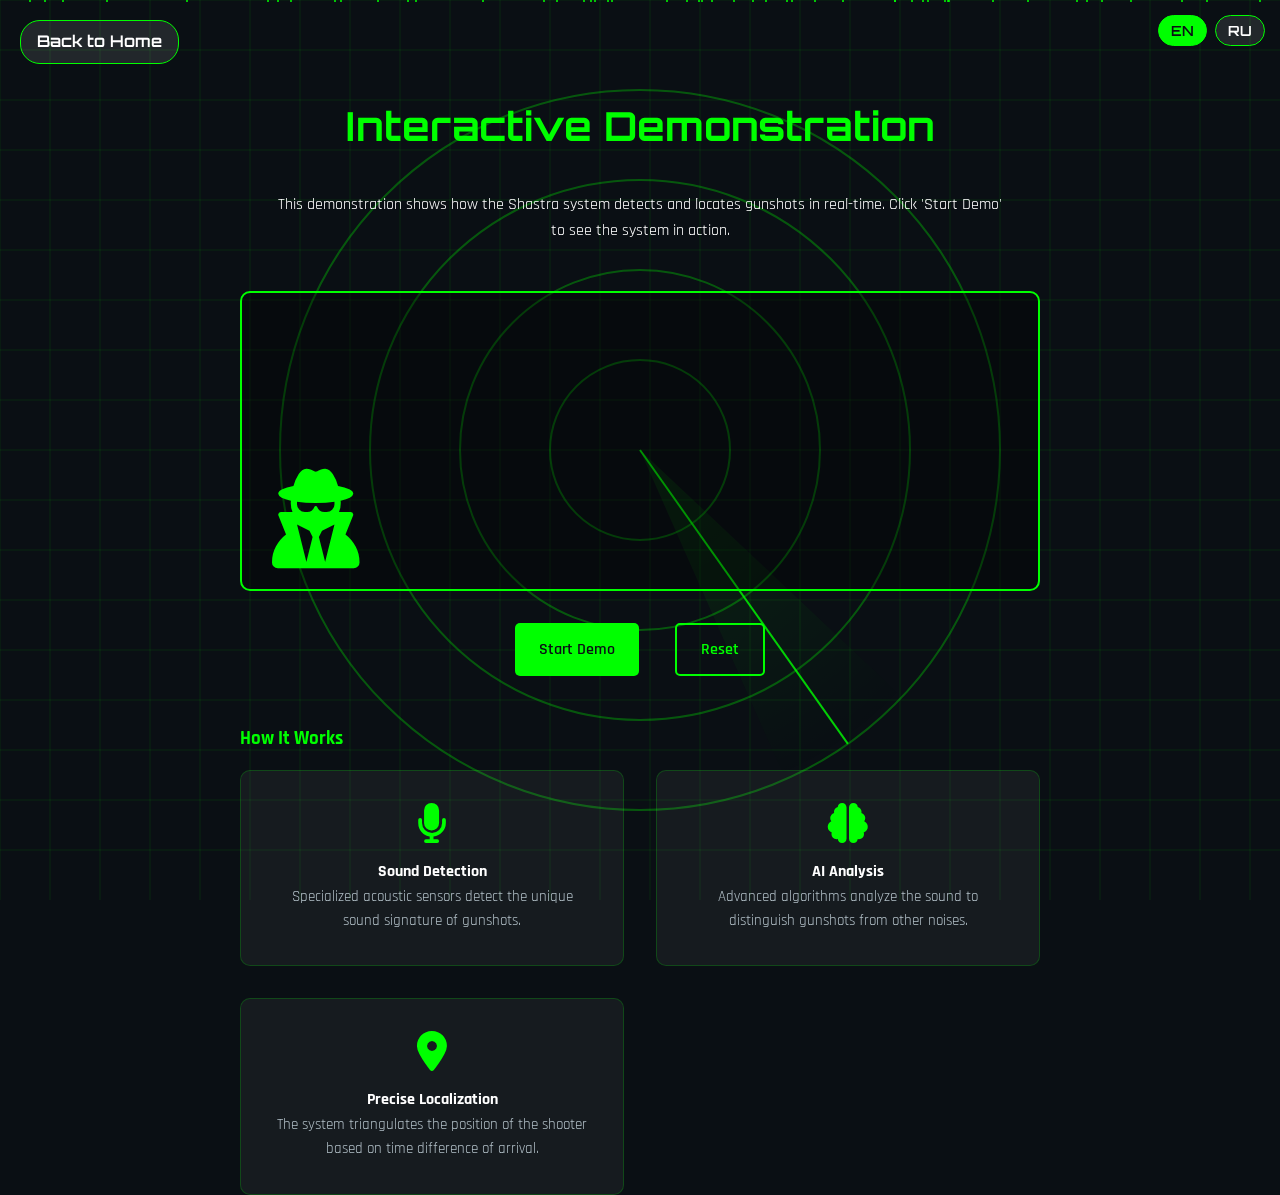
<file: demo.html>
<!DOCTYPE html>
<html lang="en">
<head>
    <meta charset="UTF-8">
    <meta name="viewport" content="width=device-width, initial-scale=1.0">
    <title>Interactive Demo - Shastra Gunshot Detection System</title>
    <link rel="stylesheet" href="style.css">
    <link href="https://fonts.googleapis.com/css2?family=Orbitron:wght@400;700;900&family=Rajdhani:wght@300;400;500;600;700&display=swap" rel="stylesheet">
    <link rel="stylesheet" href="https://cdnjs.cloudflare.com/ajax/libs/font-awesome/6.4.0/css/all.min.css">
    <style>
        .demo-page {
            padding-top: 100px;
            min-height: 100vh;
        }
        
        .back-button {
            position: fixed;
            top: 20px;
            left: 20px;
            z-index: 1001;
            background: rgba(255, 255, 255, 0.1);
            border: 1px solid var(--primary-color);
            color: var(--text-primary);
            padding: 8px 16px;
            border-radius: 20px;
            cursor: pointer;
            transition: all 0.3s ease;
            font-family: 'Orbitron', sans-serif;
            font-weight: 600;
            text-decoration: none;
            display: inline-block;
        }
        
        .back-button:hover {
            background: var(--primary-color);
            color: var(--bg-dark);
        }
        
        .demo-explanation {
            max-width: 800px;
            margin: 0 auto 3rem;
            text-align: center;
            padding: 0 2rem;
        }
    </style>
</head>
<body>
    <!-- Back Button -->
    <a href="index.html" class="back-button" data-en="Back to Home" data-ru="Назад на Главную">Back to Home</a>

    <!-- Language Switcher -->
    <div class="language-switcher">
        <button id="lang-en" class="lang-btn active">EN</button>
        <button id="lang-ru" class="lang-btn">RU</button>
    </div>

    <!-- Background Animation Canvas -->
    <canvas id="radarCanvas"></canvas>
    <div class="particles-container" id="particles"></div>

    <!-- Demo Page Content -->
    <section class="demo-page">
        <div class="container">
            <h2 class="section-title" data-en="Interactive Demonstration" data-ru="Интерактивная Демонстрация">Interactive Demonstration</h2>
            
            <div class="demo-explanation">
                <p data-en="This demonstration shows how the Shastra system detects and locates gunshots in real-time. Click 'Start Demo' to see the system in action." data-ru="Эта демонстрация показывает, как система Шастра обнаруживает и определяет местонахождение выстрелов в реальном времени. Нажмите 'Запустить Демо', чтобы увидеть систему в действии.">
                    This demonstration shows how the Shastra system detects and locates gunshots in real-time. Click 'Start Demo' to see the system in action.
                </p>
            </div>
            
            <div class="demo-container">
                <div class="demo-scene">
                    <div class="soldier" id="soldier">
                        <!-- Using Font Awesome icon as placeholder for soldier -->
                        <i class="fas fa-user-secret" style="font-size: 100px; color: #00ff00;"></i>
                    </div>
                    <div class="bullet" id="bullet">
                        <!-- Using Font Awesome icon as placeholder for bullet -->
                        <i class="fas fa-bullseye" style="font-size: 30px; color: #ff4444;"></i>
                    </div>
                    <div class="radar-tracking" id="radar-tracking">
                        <div class="radar-pulse"></div>
                    </div>
                    <div class="detection-alert" id="detection-alert">
                        <i class="fas fa-exclamation-triangle"></i>
                        <span data-en="THREAT DETECTED" data-ru="УГРОЗА ОБНАРУЖЕНА">THREAT DETECTED</span>
                    </div>
                </div>
                <div class="demo-controls">
                    <button id="start-demo" class="demo-btn" data-en="Start Demo" data-ru="Запустить Демо">Start Demo</button>
                    <button id="reset-demo" class="demo-btn secondary" data-en="Reset" data-ru="Сбросить">Reset</button>
                </div>
            </div>
            
            <div class="demo-details" style="margin-top: 3rem; max-width: 800px; margin-left: auto; margin-right: auto;">
                <h3 style="color: var(--primary-color); margin-bottom: 1rem;" data-en="How It Works" data-ru="Как pаботает система">How It Works</h3>
                <div style="display: grid; grid-template-columns: repeat(auto-fit, minmax(250px, 1fr)); gap: 2rem;">
                    <div class="feature">
                        <i class="fas fa-microphone"></i>
                        <h4 data-en="Sound Detection" data-ru="Обнаружение Звука">Sound Detection</h4>
                        <p data-en="Specialized acoustic sensors detect the unique sound signature of gunshots." data-ru="Специализированные акустические датчики обнаруживают уникальную звуковую сигнатуру выстрелов.">
                            Specialized acoustic sensors detect the unique sound signature of gunshots.
                        </p>
                    </div>
                    <div class="feature">
                        <i class="fas fa-brain"></i>
                        <h4 data-en="AI Analysis" data-ru="Анализ ИИ">AI Analysis</h4>
                        <p data-en="Advanced algorithms analyze the sound to distinguish gunshots from other noises." data-ru="Передовые алгоритмы анализируют звук, чтобы отличить выстрелы от других шумов.">
                            Advanced algorithms analyze the sound to distinguish gunshots from other noises.
                        </p>
                    </div>
                    <div class="feature">
                        <i class="fas fa-map-marker-alt"></i>
                        <h4 data-en="Precise Localization" data-ru="Точная Локализация">Precise Localization</h4>
                        <p data-en="The system triangulates the position of the shooter based on time difference of arrival." data-ru="Система триангулирует позицию стрелка на основе разницы во времени прибытия.">
                            The system triangulates the position of the shooter based on time difference of arrival.
                        </p>
                    </div>
                </div>
            </div>
        </div>
    </section>

    <script src="script.js"></script>
    <script>
        // Demo functionality for the demo page
        document.addEventListener('DOMContentLoaded', function() {
            const soldier = document.getElementById('soldier');
            const bullet = document.getElementById('bullet');
            const radarTracking = document.getElementById('radar-tracking');
            const detectionAlert = document.getElementById('detection-alert');
            const startBtn = document.getElementById('start-demo');
            const resetBtn = document.getElementById('reset-demo');
            
            startBtn.addEventListener('click', startDemo);
            resetBtn.addEventListener('click', resetDemo);
            
            function startDemo() {
                resetDemo();
                
                // Soldier aims
                soldier.style.transform = 'translateX(20px) rotate(-5deg)';
                
                setTimeout(() => {
                    // Soldier fires
                    soldier.style.transform = 'translateX(20px) rotate(5deg)';
                    bullet.style.opacity = '1';
                    
                    // Bullet travels
                    animateBullet();
                    
                }, 1000);
            }
            
            function animateBullet() {
                let position = 120;
                const interval = setInterval(() => {
                    position += 20;
                    bullet.style.left = `${position}px`;
                    
                    if (position > 600) {
                        clearInterval(interval);
                        showRadarDetection();
                    }
                }, 50);
            }
            
            function showRadarDetection() {
                // Show radar tracking
                radarTracking.style.opacity = '1';
                
                // Show detection alert
                setTimeout(() => {
                    detectionAlert.style.opacity = '1';
                }, 1000);
                
                // Hide radar after pulse
                setTimeout(() => {
                    radarTracking.style.opacity = '0';
                }, 3000);
            }
            
            function resetDemo() {
                soldier.style.transform = 'none';
                bullet.style.opacity = '0';
                bullet.style.left = '120px';
                radarTracking.style.opacity = '0';
                detectionAlert.style.opacity = '0';
            }
        });
    </script>
</body>
</html>
</file>
<file: gunweb/style.css>
* {
    margin: 0;
    padding: 0;
    box-sizing: border-box;
}

:root {
    --primary-color: #00ff00;
    --secondary-color: #00cc00;
    --accent-color: #ff4444;
    --bg-dark: #0a0f14;
    --bg-medium: #121a22;
    --bg-light: #1a2530;
    --text-primary: #ffffff;
    --text-secondary: #b0bec5;
    --success: #00e676;
    --warning: #ffaa00;
    --error: #ff5252;
}

body {
    font-family: 'Rajdhani', sans-serif;
    background: var(--bg-dark);
    color: var(--text-primary);
    overflow-x: hidden;
    line-height: 1.6;
}

/* Language Switcher */
.language-switcher {
    position: fixed;
    top: 20px;
    right: 20px;
    z-index: 1000;
    display: flex;
    gap: 10px;
}

.lang-btn {
    background: rgba(255, 255, 255, 0.1);
    border: 1px solid var(--primary-color);
    color: var(--text-primary);
    padding: 8px 16px;
    border-radius: 20px;
    cursor: pointer;
    transition: all 0.3s ease;
    font-family: 'Orbitron', sans-serif;
    font-weight: 600;
}

.lang-btn.active {
    background: var(--primary-color);
    color: var(--bg-dark);
}

/* Background Animations */
#radarCanvas {
    position: fixed;
    top: 0;
    left: 0;
    width: 100%;
    height: 100%;
    z-index: -1;
}

.particles-container {
    position: fixed;
    top: 0;
    left: 0;
    width: 100%;
    height: 100%;
    z-index: -1;
    pointer-events: none;
}

.particle {
    position: absolute;
    width: 2px;
    height: 2px;
    background: var(--primary-color);
    border-radius: 50%;
    animation: float 6s infinite linear;
}

@keyframes float {
    0% {
        transform: translateY(100vh) scale(0);
        opacity: 0;
    }
    50% {
        opacity: 1;
    }
    100% {
        transform: translateY(-100px) scale(1);
        opacity: 0;
    }
}

/* Navigation */
.navbar {
    position: fixed;
    top: 0;
    width: 100%;
    background: rgba(10, 15, 20, 0.95);
    backdrop-filter: blur(10px);
    z-index: 100;
    padding: 1rem 0;
    border-bottom: 1px solid rgba(0, 255, 0, 0.2);
}

.nav-container {
    max-width: 1200px;
    margin: 0 auto;
    display: flex;
    justify-content: space-between;
    align-items: center;
    padding: 0 2rem;
}

.nav-logo .logo-text {
    font-family: 'Orbitron', sans-serif;
    font-size: 1.8rem;
    font-weight: 900;
    color: var(--primary-color);
    text-shadow: 0 0 10px rgba(0, 255, 0, 0.5);
}

.nav-logo .logo-subtitle {
    font-size: 0.8rem;
    color: var(--text-secondary);
    margin-left: 10px;
}

.nav-menu {
    display: flex;
    list-style: none;
    gap: 2rem;
}

.nav-link {
    color: var(--text-primary);
    text-decoration: none;
    font-weight: 600;
    transition: color 0.3s ease;
    position: relative;
}

.nav-link:hover {
    color: var(--primary-color);
}

.nav-link::after {
    content: '';
    position: absolute;
    bottom: -5px;
    left: 0;
    width: 0;
    height: 2px;
    background: var(--primary-color);
    transition: width 0.3s ease;
}

.nav-link:hover::after {
    width: 100%;
}

.hamburger {
    display: none;
    flex-direction: column;
    cursor: pointer;
}

.bar {
    width: 25px;
    height: 3px;
    background: var(--text-primary);
    margin: 3px 0;
    transition: 0.3s;
}

/* Hero Section */
.hero {
    min-height: 100vh;
    display: flex;
    align-items: center;
    justify-content: center;
    position: relative;
    padding: 0 2rem;
}

.hero-content {
    max-width: 1200px;
    display: grid;
    grid-template-columns: 1fr 1fr;
    gap: 4rem;
    align-items: center;
}

.hero-title {
    font-family: 'Orbitron', sans-serif;
    font-size: 4rem;
    font-weight: 900;
    color: var(--primary-color);
    text-shadow: 0 0 20px rgba(0, 255, 0, 0.7);
    margin-bottom: 1rem;
}

.hero-subtitle {
    font-size: 1.5rem;
    color: var(--text-secondary);
    margin-bottom: 1.5rem;
    font-weight: 600;
}

.hero-description {
    font-size: 1.1rem;
    margin-bottom: 2rem;
    color: var(--text-secondary);
}

.hero-buttons {
    display: flex;
    gap: 1rem;
}

.cta-button {
    padding: 12px 30px;
    border: none;
    border-radius: 5px;
    font-family: 'Rajdhani', sans-serif;
    font-size: 1.1rem;
    font-weight: 600;
    cursor: pointer;
    transition: all 0.3s ease;
    text-transform: uppercase;
    letter-spacing: 1px;
}

.cta-button.primary {
    background: var(--primary-color);
    color: var(--bg-dark);
}

.cta-button.secondary {
    background: transparent;
    color: var(--primary-color);
    border: 2px solid var(--primary-color);
}

.cta-button:hover {
    transform: translateY(-2px);
    box-shadow: 0 10px 20px rgba(0, 255, 0, 0.3);
}

/* Radar Animation */
.radar-animation {
    position: relative;
    width: 400px;
    height: 400px;
    margin: 0 auto;
}

.radar-dish {
    width: 100%;
    height: 100%;
    border: 2px solid var(--primary-color);
    border-radius: 50%;
    position: relative;
    overflow: hidden;
}

.radar-dish::before {
    content: '';
    position: absolute;
    top: 0;
    left: 0;
    right: 0;
    bottom: 0;
    background: conic-gradient(
        from 0deg,
        transparent 0%,
        rgba(0, 255, 0, 0.1) 10%,
        rgba(0, 255, 0, 0.3) 20%,
        transparent 30%
    );
    animation: radarRotate 4s linear infinite;
}

.radar-sweep {
    position: absolute;
    top: 0;
    left: 50%;
    width: 2px;
    height: 50%;
    background: linear-gradient(to bottom, transparent, var(--primary-color));
    transform-origin: bottom center;
    animation: radarSweep 2s linear infinite;
}

@keyframes radarRotate {
    from { transform: rotate(0deg); }
    to { transform: rotate(360deg); }
}

@keyframes radarSweep {
    from { transform: rotate(0deg); }
    to { transform: rotate(360deg); }
}

.detection-points .point {
    position: absolute;
    width: 12px;
    height: 12px;
    background: var(--accent-color);
    border-radius: 50%;
    animation: pulse 2s infinite;
}

@keyframes pulse {
    0%, 100% { transform: scale(1); opacity: 1; }
    50% { transform: scale(1.5); opacity: 0.7; }
}

.scroll-indicator {
    position: absolute;
    bottom: 2rem;
    left: 50%;
    transform: translateX(-50%);
    text-align: center;
    color: var(--text-secondary);
}

.scroll-arrow {
    width: 20px;
    height: 20px;
    border-right: 2px solid var(--primary-color);
    border-bottom: 2px solid var(--primary-color);
    transform: rotate(45deg);
    margin: 10px auto;
    animation: bounce 2s infinite;
}

@keyframes bounce {
    0%, 100% { transform: rotate(45deg) translateY(0); }
    50% { transform: rotate(45deg) translateY(-10px); }
}

/* Stats Section */
.stats {
    background: var(--bg-medium);
    padding: 4rem 0;
}

.stats-container {
    max-width: 1200px;
    margin: 0 auto;
    display: grid;
    grid-template-columns: repeat(4, 1fr);
    gap: 2rem;
    padding: 0 2rem;
}

.stat-item {
    text-align: center;
}

.stat-number {
    font-family: 'Orbitron', sans-serif;
    font-size: 3rem;
    font-weight: 700;
    color: var(--primary-color);
    margin-bottom: 0.5rem;
}

.stat-label {
    font-size: 1.1rem;
    color: var(--text-secondary);
    text-transform: uppercase;
    letter-spacing: 1px;
}

/* About Section */
.about {
    padding: 6rem 0;
}

.container {
    max-width: 1200px;
    margin: 0 auto;
    padding: 0 2rem;
}

.section-title {
    font-family: 'Orbitron', sans-serif;
    font-size: 2.5rem;
    text-align: center;
    margin-bottom: 3rem;
    color: var(--primary-color);
}

.about-content {
    display: grid;
    grid-template-columns: 1fr 1fr;
    gap: 4rem;
    align-items: center;
}

.features-grid {
    display: grid;
    gap: 2rem;
    margin-top: 2rem;
}

.feature {
    text-align: center;
    padding: 2rem;
    background: rgba(255, 255, 255, 0.05);
    border-radius: 10px;
    border: 1px solid rgba(0, 255, 0, 0.2);
}

.feature i {
    font-size: 2.5rem;
    color: var(--primary-color);
    margin-bottom: 1rem;
}

.feature h3 {
    font-size: 1.3rem;
    margin-bottom: 1rem;
    color: var(--text-primary);
}

.system-diagram {
    position: relative;
    height: 300px;
    display: flex;
    justify-content: space-between;
    align-items: center;
}

.diagram-element {
    text-align: center;
    z-index: 2;
}

.diagram-element i {
    font-size: 3rem;
    color: var(--primary-color);
    margin-bottom: 1rem;
}

.connection-line {
    position: absolute;
    top: 50%;
    left: 20%;
    right: 20%;
    height: 2px;
    background: var(--primary-color);
    z-index: 1;
}

/* Interactive Demo */
.interactive-demo {
    padding: 6rem 0;
    background: var(--bg-medium);
}

.demo-container {
    max-width: 800px;
    margin: 0 auto;
}

.demo-scene {
    position: relative;
    height: 400px;
    background: rgba(0, 0, 0, 0.3);
    border: 2px solid var(--primary-color);
    border-radius: 10px;
    overflow: hidden;
    margin-bottom: 2rem;
}

.soldier {
    position: absolute;
    bottom: 20px;
    left: 50px;
    transition: transform 0.3s ease;
}

.soldier img {
    height: 150px;
    filter: drop-shadow(0 0 10px rgba(0, 255, 0, 0.5));
}

.bullet {
    position: absolute;
    bottom: 80px;
    left: 120px;
    opacity: 0;
    transition: all 0.5s ease;
}

.bullet img {
    height: 20px;
    transform: rotate(45deg);
}

.radar-tracking {
    position: absolute;
    top: 50%;
    left: 50%;
    transform: translate(-50%, -50%);
    opacity: 0;
}

.radar-pulse {
    width: 100px;
    height: 100px;
    border: 2px solid var(--primary-color);
    border-radius: 50%;
    animation: radarPulse 2s infinite;
}

@keyframes radarPulse {
    0% {
        transform: scale(0.1);
        opacity: 1;
    }
    100% {
        transform: scale(3);
        opacity: 0;
    }
}

.detection-alert {
    position: absolute;
    top: 20px;
    left: 50%;
    transform: translateX(-50%);
    background: var(--accent-color);
    color: white;
    padding: 1rem 2rem;
    border-radius: 5px;
    opacity: 0;
    transition: opacity 0.3s ease;
}

.demo-controls {
    text-align: center;
}

.demo-btn {
    padding: 12px 30px;
    margin: 0 10px;
    background: var(--primary-color);
    color: var(--bg-dark);
    border: none;
    border-radius: 5px;
    font-family: 'Rajdhani', sans-serif;
    font-weight: 600;
    cursor: pointer;
    transition: all 0.3s ease;
}

.demo-btn.secondary {
    background: transparent;
    color: var(--primary-color);
    border: 2px solid var(--primary-color);
}

.demo-btn:hover {
    transform: translateY(-2px);
    box-shadow: 0 5px 15px rgba(0, 255, 0, 0.3);
}

/* Technology Section */
.technology {
    padding: 6rem 0;
}

.tech-grid {
    display: grid;
    grid-template-columns: repeat(3, 1fr);
    gap: 2rem;
}

.tech-card {
    background: rgba(255, 255, 255, 0.05);
    padding: 2rem;
    border-radius: 10px;
    text-align: center;
    border: 1px solid rgba(0, 255, 0, 0.2);
    transition: transform 0.3s ease;
}

.tech-card:hover {
    transform: translateY(-10px);
}

.tech-icon {
    font-size: 3rem;
    color: var(--primary-color);
    margin-bottom: 1rem;
}

.tech-card h3 {
    font-size: 1.3rem;
    margin-bottom: 1rem;
    color: var(--text-primary);
}

/* Contact Section */
.contact {
    padding: 6rem 0;
    background: var(--bg-medium);
}

.contact-content {
    display: grid;
    grid-template-columns: 1fr 1fr;
    gap: 4rem;
}

.contact-info {
    display: flex;
    flex-direction: column;
    gap: 2rem;
}

.contact-item {
    display: flex;
    align-items: center;
    gap: 1rem;
}

.contact-item i {
    font-size: 1.5rem;
    color: var(--primary-color);
    width: 30px;
}

.contact-form {
    display: flex;
    flex-direction: column;
    gap: 1rem;
}

.contact-form input,
.contact-form textarea {
    padding: 12px;
    background: rgba(255, 255, 255, 0.1);
    border: 1px solid rgba(0, 255, 0, 0.3);
    border-radius: 5px;
    color: var(--text-primary);
    font-family: 'Rajdhani', sans-serif;
}

.contact-form input::placeholder,
.contact-form textarea::placeholder {
    color: var(--text-secondary);
}

.contact-form button {
    padding: 12px;
    background: var(--primary-color);
    color: var(--bg-dark);
    border: none;
    border-radius: 5px;
    font-family: 'Rajdhani', sans-serif;
    font-weight: 600;
    cursor: pointer;
    transition: all 0.3s ease;
}

.contact-form button:hover {
    transform: translateY(-2px);
    box-shadow: 0 5px 15px rgba(0, 255, 0, 0.3);
}

/* Footer */
.footer {
    background: var(--bg-dark);
    padding: 3rem 0 1rem;
    border-top: 1px solid rgba(0, 255, 0, 0.2);
}

.footer-content {
    display: grid;
    grid-template-columns: 2fr 1fr 1fr;
    gap: 3rem;
    margin-bottom: 2rem;
}

.footer-section h3,
.footer-section h4 {
    color: var(--primary-color);
    margin-bottom: 1rem;
}

.footer-section ul {
    list-style: none;
}

.footer-section ul li {
    margin-bottom: 0.5rem;
}

.footer-section ul li a {
    color: var(--text-secondary);
    text-decoration: none;
    transition: color 0.3s ease;
}

.footer-section ul li a:hover {
    color: var(--primary-color);
}

.social-links {
    display: flex;
    gap: 1rem;
}

.social-links a {
    color: var(--text-secondary);
    font-size: 1.5rem;
    transition: color 0.3s ease;
}

.social-links a:hover {
    color: var(--primary-color);
}

.footer-bottom {
    text-align: center;
    padding-top: 2rem;
    border-top: 1px solid rgba(255, 255, 255, 0.1);
    color: var(--text-secondary);
}

/* Responsive Design */
@media (max-width: 768px) {
    .nav-menu {
        display: none;
    }
    
    .hamburger {
        display: flex;
    }
    
    .hero-content {
        grid-template-columns: 1fr;
        text-align: center;
    }
    
    .hero-title {
        font-size: 2.5rem;
    }
    
    .stats-container {
        grid-template-columns: repeat(2, 1fr);
    }
    
    .about-content {
        grid-template-columns: 1fr;
    }
    
    .tech-grid {
        grid-template-columns: 1fr;
    }
    
    .contact-content {
        grid-template-columns: 1fr;
    }
    
    .footer-content {
        grid-template-columns: 1fr;
    }
}
</file>
<file: style.css>
/* style.css - Updated for Mobile Optimization */
* {
    margin: 0;
    padding: 0;
    box-sizing: border-box;
}

:root {
    --primary-color: #00ff00;
    --secondary-color: #00cc00;
    --accent-color: #ff4444;
    --bg-dark: #0a0f14;
    --bg-medium: #121a22;
    --bg-light: #1a2530;
    --text-primary: #ffffff;
    --text-secondary: #b0bec5;
    --success: #00e676;
    --warning: #ffaa00;
    --error: #ff5252;
}

body {
    font-family: 'Rajdhani', sans-serif;
    background: var(--bg-dark);
    color: var(--text-primary);
    overflow-x: hidden;
    line-height: 1.6;
}

/* Language Switcher - Mobile Optimized */
.language-switcher {
    position: fixed;
    top: 15px;
    right: 15px;
    z-index: 1001;
    display: flex;
    gap: 8px;
}

.lang-btn {
    background: rgba(255, 255, 255, 0.1);
    border: 1px solid var(--primary-color);
    color: var(--text-primary);
    padding: 6px 12px;
    border-radius: 20px;
    cursor: pointer;
    transition: all 0.3s ease;
    font-family: 'Orbitron', sans-serif;
    font-weight: 600;
    font-size: 14px;
}

.lang-btn.active {
    background: var(--primary-color);
    color: var(--bg-dark);
}

/* Background Animations */
#radarCanvas {
    position: fixed;
    top: 0;
    left: 0;
    width: 100%;
    height: 100%;
    z-index: -1;
}

.particles-container {
    position: fixed;
    top: 0;
    left: 0;
    width: 100%;
    height: 100%;
    z-index: -1;
    pointer-events: none;
}

.particle {
    position: absolute;
    width: 2px;
    height: 2px;
    background: var(--primary-color);
    border-radius: 50%;
    animation: float 6s infinite linear;
}

@keyframes float {
    0% {
        transform: translateY(100vh) scale(0);
        opacity: 0;
    }
    50% {
        opacity: 1;
    }
    100% {
        transform: translateY(-100px) scale(1);
        opacity: 0;
    }
}

/* Navigation - Mobile Optimized */
.navbar {
    position: fixed;
    top: 0;
    width: 100%;
    background: rgba(10, 15, 20, 0.98);
    backdrop-filter: blur(10px);
    z-index: 1000;
    padding: 1rem 0;
    border-bottom: 1px solid rgba(0, 255, 0, 0.2);
}

.nav-container {
    max-width: 1200px;
    margin: 0 auto;
    display: flex;
    justify-content: space-between;
    align-items: center;
    padding: 0 1rem;
}

.nav-logo {
    display: flex;
    flex-direction: column;
    align-items: flex-start;
}

.nav-logo .logo-text {
    font-family: 'Orbitron', sans-serif;
    font-size: 1.5rem;
    font-weight: 900;
    color: var(--primary-color);
    text-shadow: 0 0 10px rgba(0, 255, 0, 0.5);
    line-height: 1.2;
}

.nav-logo .logo-subtitle {
    font-size: 0.7rem;
    color: var(--text-secondary);
    margin-left: 0;
}

.nav-menu {
    display: flex;
    list-style: none;
    gap: 1.5rem;
}

.nav-link {
    color: var(--text-primary);
    text-decoration: none;
    font-weight: 600;
    transition: color 0.3s ease;
    position: relative;
    font-size: 1rem;
}

.nav-link:hover {
    color: var(--primary-color);
}

.nav-link::after {
    content: '';
    position: absolute;
    bottom: -5px;
    left: 0;
    width: 0;
    height: 2px;
    background: var(--primary-color);
    transition: width 0.3s ease;
}

.nav-link:hover::after {
    width: 100%;
}

.hamburger {
    display: none;
    flex-direction: column;
    cursor: pointer;
    background: none;
    border: none;
    padding: 5px;
}

.bar {
    width: 25px;
    height: 3px;
    background: var(--text-primary);
    margin: 3px 0;
    transition: 0.3s;
}

/* Hero Section - Mobile Optimized */
.hero {
    min-height: 100vh;
    display: flex;
    align-items: center;
    justify-content: center;
    position: relative;
    padding: 5rem 1rem 2rem;
    margin-top: 60px;
}

.hero-content {
    max-width: 1200px;
    display: grid;
    grid-template-columns: 1fr;
    gap: 3rem;
    align-items: center;
    text-align: center;
}

.hero-title {
    font-family: 'Orbitron', sans-serif;
    font-size: 2.5rem;
    font-weight: 900;
    color: var(--primary-color);
    text-shadow: 0 0 20px rgba(0, 255, 0, 0.7);
    margin-bottom: 1rem;
    line-height: 1.2;
}

.hero-subtitle {
    font-size: 1.2rem;
    color: var(--text-secondary);
    margin-bottom: 1rem;
    font-weight: 600;
    line-height: 1.4;
}

.hero-description {
    font-size: 1rem;
    margin-bottom: 2rem;
    color: var(--text-secondary);
    line-height: 1.6;
}

.hero-buttons {
    display: flex;
    flex-direction: column;
    gap: 1rem;
    margin-bottom: 2rem;
}

.cta-button {
    padding: 14px 24px;
    border: none;
    border-radius: 5px;
    font-family: 'Rajdhani', sans-serif;
    font-size: 1.1rem;
    font-weight: 600;
    cursor: pointer;
    transition: all 0.3s ease;
    text-transform: uppercase;
    letter-spacing: 1px;
    text-decoration: none;
    display: inline-block;
    width: 100%;
    max-width: 300px;
    margin: 0 auto;
}

.cta-button.primary {
    background: var(--primary-color);
    color: var(--bg-dark);
}

.cta-button.secondary {
    background: transparent;
    color: var(--primary-color);
    border: 2px solid var(--primary-color);
}

.cta-button:hover {
    transform: translateY(-2px);
    box-shadow: 0 10px 20px rgba(0, 255, 0, 0.3);
}

/* Radar Animation - Mobile Optimized */
.radar-animation {
    position: relative;
    width: 280px;
    height: 280px;
    margin: 0 auto;
}

.radar-dish {
    width: 100%;
    height: 100%;
    border: 2px solid var(--primary-color);
    border-radius: 50%;
    position: relative;
    overflow: hidden;
}

.radar-dish::before {
    content: '';
    position: absolute;
    top: 0;
    left: 0;
    right: 0;
    bottom: 0;
    background: conic-gradient(
        from 0deg,
        transparent 0%,
        rgba(0, 255, 0, 0.1) 10%,
        rgba(0, 255, 0, 0.3) 20%,
        transparent 30%
    );
    animation: radarRotate 4s linear infinite;
}

.radar-sweep {
    position: absolute;
    top: 0;
    left: 50%;
    width: 2px;
    height: 50%;
    background: linear-gradient(to bottom, transparent, var(--primary-color));
    transform-origin: bottom center;
    animation: radarSweep 2s linear infinite;
}

@keyframes radarRotate {
    from { transform: rotate(0deg); }
    to { transform: rotate(360deg); }
}

@keyframes radarSweep {
    from { transform: rotate(0deg); }
    to { transform: rotate(360deg); }
}

.detection-points .point {
    position: absolute;
    width: 10px;
    height: 10px;
    background: var(--accent-color);
    border-radius: 50%;
    animation: pulse 2s infinite;
}

@keyframes pulse {
    0%, 100% { transform: scale(1); opacity: 1; }
    50% { transform: scale(1.5); opacity: 0.7; }
}

.scroll-indicator {
    position: absolute;
    bottom: 2rem;
    left: 50%;
    transform: translateX(-50%);
    text-align: center;
    color: var(--text-secondary);
    font-size: 0.9rem;
}

.scroll-arrow {
    width: 16px;
    height: 16px;
    border-right: 2px solid var(--primary-color);
    border-bottom: 2px solid var(--primary-color);
    transform: rotate(45deg);
    margin: 8px auto;
    animation: bounce 2s infinite;
}

@keyframes bounce {
    0%, 100% { transform: rotate(45deg) translateY(0); }
    50% { transform: rotate(45deg) translateY(-8px); }
}

/* Stats Section - Mobile Optimized */
.stats {
    background: var(--bg-medium);
    padding: 3rem 1rem;
}

.stats-container {
    max-width: 1200px;
    margin: 0 auto;
    display: grid;
    grid-template-columns: repeat(2, 1fr);
    gap: 1.5rem;
}

.stat-item {
    text-align: center;
    padding: 1rem;
}

.stat-number {
    font-family: 'Orbitron', sans-serif;
    font-size: 2.2rem;
    font-weight: 700;
    color: var(--primary-color);
    margin-bottom: 0.5rem;
    line-height: 1.2;
}

.stat-label {
    font-size: 0.9rem;
    color: var(--text-secondary);
    text-transform: uppercase;
    letter-spacing: 0.5px;
}

/* About Section - Mobile Optimized */
.about {
    padding: 4rem 1rem;
}

.container {
    max-width: 1200px;
    margin: 0 auto;
    padding: 0 1rem;
}

.section-title {
    font-family: 'Orbitron', sans-serif;
    font-size: 2rem;
    text-align: center;
    margin-bottom: 2.5rem;
    color: var(--primary-color);
    line-height: 1.3;
}

.about-content {
    display: grid;
    grid-template-columns: 1fr;
    gap: 3rem;
    align-items: center;
}

.about-text p {
    font-size: 1rem;
    line-height: 1.6;
    margin-bottom: 2rem;
}

.features-grid {
    display: grid;
    grid-template-columns: 1fr;
    gap: 1.5rem;
    margin-top: 1.5rem;
}

.feature {
    text-align: center;
    padding: 1.5rem;
    background: rgba(255, 255, 255, 0.05);
    border-radius: 10px;
    border: 1px solid rgba(0, 255, 0, 0.2);
}

.feature i {
    font-size: 2rem;
    color: var(--primary-color);
    margin-bottom: 1rem;
}

.feature h3 {
    font-size: 1.2rem;
    margin-bottom: 0.8rem;
    color: var(--text-primary);
}

.feature p {
    font-size: 0.95rem;
    color: var(--text-secondary);
}

.system-diagram {
    position: relative;
    height: 200px;
    display: flex;
    justify-content: space-between;
    align-items: center;
    padding: 1rem 0;
}

.diagram-element {
    text-align: center;
    z-index: 2;
    flex: 1;
    padding: 0 0.5rem;
}

.diagram-element i {
    font-size: 2rem;
    color: var(--primary-color);
    margin-bottom: 0.5rem;
}

.diagram-element span {
    font-size: 0.9rem;
    display: block;
}

.connection-line {
    position: absolute;
    top: 50%;
    left: 15%;
    right: 15%;
    height: 2px;
    background: var(--primary-color);
    z-index: 1;
}

/* Interactive Demo - Mobile Optimized */
.interactive-demo {
    padding: 4rem 1rem;
    background: var(--bg-medium);
}

.demo-container {
    max-width: 800px;
    margin: 0 auto;
}

.demo-scene {
    position: relative;
    height: 300px;
    background: rgba(0, 0, 0, 0.3);
    border: 2px solid var(--primary-color);
    border-radius: 10px;
    overflow: hidden;
    margin-bottom: 2rem;
}

.soldier {
    position: absolute;
    bottom: 20px;
    left: 30px;
    transition: transform 0.3s ease;
}

.soldier img {
    height: 100px;
    filter: drop-shadow(0 0 10px rgba(0, 255, 0, 0.5));
}

.bullet {
    position: absolute;
    bottom: 70px;
    left: 100px;
    opacity: 0;
    transition: all 0.5s ease;
}

.bullet img {
    height: 15px;
    transform: rotate(45deg);
}

.radar-tracking {
    position: absolute;
    top: 50%;
    left: 50%;
    transform: translate(-50%, -50%);
    opacity: 0;
}

.radar-pulse {
    width: 80px;
    height: 80px;
    border: 2px solid var(--primary-color);
    border-radius: 50%;
    animation: radarPulse 2s infinite;
}

@keyframes radarPulse {
    0% {
        transform: scale(0.1);
        opacity: 1;
    }
    100% {
        transform: scale(3);
        opacity: 0;
    }
}

.detection-alert {
    position: absolute;
    top: 20px;
    left: 50%;
    transform: translateX(-50%);
    background: var(--accent-color);
    color: white;
    padding: 0.8rem 1.5rem;
    border-radius: 5px;
    opacity: 0;
    transition: opacity 0.3s ease;
    font-size: 0.9rem;
    text-align: center;
    width: 90%;
    max-width: 300px;
}

.demo-controls {
    text-align: center;
    display: flex;
    flex-direction: column;
    gap: 1rem;
}

.demo-btn {
    padding: 14px 24px;
    background: var(--primary-color);
    color: var(--bg-dark);
    border: none;
    border-radius: 5px;
    font-family: 'Rajdhani', sans-serif;
    font-weight: 600;
    cursor: pointer;
    transition: all 0.3s ease;
    font-size: 1rem;
    width: 100%;
    max-width: 300px;
    margin: 0 auto;
}

.demo-btn.secondary {
    background: transparent;
    color: var(--primary-color);
    border: 2px solid var(--primary-color);
}

.demo-btn:hover {
    transform: translateY(-2px);
    box-shadow: 0 5px 15px rgba(0, 255, 0, 0.3);
}

/* Technology Section - Mobile Optimized */
.technology {
    padding: 4rem 1rem;
}

.tech-grid {
    display: grid;
    grid-template-columns: 1fr;
    gap: 1.5rem;
}

.tech-card {
    background: rgba(255, 255, 255, 0.05);
    padding: 1.5rem;
    border-radius: 10px;
    text-align: center;
    border: 1px solid rgba(0, 255, 0, 0.2);
    transition: transform 0.3s ease;
}

.tech-card:hover {
    transform: translateY(-5px);
}

.tech-icon {
    font-size: 2.5rem;
    color: var(--primary-color);
    margin-bottom: 1rem;
}

.tech-card h3 {
    font-size: 1.2rem;
    margin-bottom: 1rem;
    color: var(--text-primary);
}

.tech-card p {
    font-size: 0.95rem;
    color: var(--text-secondary);
}

/* Contact Section - Mobile Optimized */
.contact {
    padding: 4rem 1rem;
    background: var(--bg-medium);
}

.contact-content {
    display: grid;
    grid-template-columns: 1fr;
    gap: 3rem;
}

.contact-info {
    display: flex;
    flex-direction: column;
    gap: 1.5rem;
}

.contact-item {
    display: flex;
    align-items: center;
    gap: 1rem;
}

.contact-item i {
    font-size: 1.3rem;
    color: var(--primary-color);
    width: 30px;
    flex-shrink: 0;
}

.contact-form {
    display: flex;
    flex-direction: column;
    gap: 1rem;
}

.contact-form input,
.contact-form textarea {
    padding: 12px;
    background: rgba(255, 255, 255, 0.1);
    border: 1px solid rgba(0, 255, 0, 0.3);
    border-radius: 5px;
    color: var(--text-primary);
    font-family: 'Rajdhani', sans-serif;
    font-size: 1rem;
    width: 100%;
}

.contact-form input::placeholder,
.contact-form textarea::placeholder {
    color: var(--text-secondary);
}

.contact-form button {
    padding: 14px;
    background: var(--primary-color);
    color: var(--bg-dark);
    border: none;
    border-radius: 5px;
    font-family: 'Rajdhani', sans-serif;
    font-weight: 600;
    cursor: pointer;
    transition: all 0.3s ease;
    font-size: 1rem;
    width: 100%;
}

.contact-form button:hover {
    transform: translateY(-2px);
    box-shadow: 0 5px 15px rgba(0, 255, 0, 0.3);
}

/* Footer - Mobile Optimized */
.footer {
    background: var(--bg-dark);
    padding: 3rem 1rem 1.5rem;
    border-top: 1px solid rgba(0, 255, 0, 0.2);
}

.footer-content {
    display: grid;
    grid-template-columns: 1fr;
    gap: 2.5rem;
    margin-bottom: 2rem;
}

.footer-section h3,
.footer-section h4 {
    color: var(--primary-color);
    margin-bottom: 1rem;
    font-size: 1.3rem;
}

.footer-section p {
    color: var(--text-secondary);
    font-size: 0.95rem;
    line-height: 1.6;
}

.footer-section ul {
    list-style: none;
}

.footer-section ul li {
    margin-bottom: 0.5rem;
}

.footer-section ul li a {
    color: var(--text-secondary);
    text-decoration: none;
    transition: color 0.3s ease;
    font-size: 0.95rem;
}

.footer-section ul li a:hover {
    color: var(--primary-color);
}

.social-links {
    display: flex;
    gap: 1rem;
}

.social-links a {
    color: var(--text-secondary);
    font-size: 1.5rem;
    transition: color 0.3s ease;
}

.social-links a:hover {
    color: var(--primary-color);
}

.footer-bottom {
    text-align: center;
    padding-top: 2rem;
    border-top: 1px solid rgba(255, 255, 255, 0.1);
    color: var(--text-secondary);
    font-size: 0.9rem;
}

/* Media Queries for Larger Screens */
@media (min-width: 768px) {
    /* Tablet Styles */
    .nav-container {
        padding: 0 2rem;
    }
    
    .nav-logo .logo-text {
        font-size: 1.8rem;
    }
    
    .nav-logo .logo-subtitle {
        font-size: 0.8rem;
    }
    
    .hero {
        padding: 6rem 2rem 3rem;
    }
    
    .hero-content {
        grid-template-columns: 1fr 1fr;
        text-align: left;
        gap: 4rem;
    }
    
    .hero-title {
        font-size: 3.5rem;
    }
    
    .hero-subtitle {
        font-size: 1.5rem;
    }
    
    .hero-buttons {
        flex-direction: row;
        justify-content: flex-start;
    }
    
    .cta-button {
        width: auto;
        margin: 0;
    }
    
    .radar-animation {
        width: 350px;
        height: 350px;
    }
    
    .stats-container {
        grid-template-columns: repeat(4, 1fr);
        gap: 2rem;
        padding: 0 2rem;
    }
    
    .stat-number {
        font-size: 2.8rem;
    }
    
    .section-title {
        font-size: 2.5rem;
    }
    
    .about-content {
        grid-template-columns: 1fr 1fr;
        gap: 4rem;
    }
    
    .features-grid {
        grid-template-columns: repeat(3, 1fr);
    }
    
    .tech-grid {
        grid-template-columns: repeat(3, 1fr);
        gap: 2rem;
    }
    
    .demo-controls {
        flex-direction: row;
        justify-content: center;
    }
    
    .demo-btn {
        width: auto;
        margin: 0 10px;
    }
    
    .contact-content {
        grid-template-columns: 1fr 1fr;
        gap: 4rem;
    }
    
    .footer-content {
        grid-template-columns: 2fr 1fr 1fr;
        gap: 3rem;
    }
    
    .hamburger {
        display: none;
    }
    
    .nav-menu {
        display: flex;
    }
}

@media (max-width: 768px) {
    /* Mobile Navigation */
    .hamburger {
        display: flex;
    }
    
    .nav-menu {
        position: fixed;
        left: -100%;
        top: 70px;
        flex-direction: column;
        background: var(--bg-dark);
        width: 100%;
        text-align: center;
        transition: 0.3s;
        box-shadow: 0 10px 27px rgba(0,0,0,0.5);
        padding: 2rem 0;
        z-index: 999;
    }
    
    .nav-menu.active {
        left: 0;
    }
    
    .nav-menu li {
        margin: 1.5rem 0;
    }
    
    .hero {
        margin-top: 80px;
    }
    
    .language-switcher {
        top: 85px;
        right: 15px;
    }
}

@media (min-width: 1024px) {
    /* Desktop Styles */
    .container {
        padding: 0 2rem;
    }
    
    .hero-title {
        font-size: 4rem;
    }
    
    .radar-animation {
        width: 400px;
        height: 400px;
    }
    
    .stat-number {
        font-size: 3rem;
    }
    
    .features-grid {
        gap: 2rem;
    }
    
    .feature {
        padding: 2rem;
    }
    
    .feature i {
        font-size: 2.5rem;
    }
    
    .tech-card {
        padding: 2rem;
    }
    
    .tech-icon {
        font-size: 3rem;
    }
}

/* Touch Device Optimizations */
@media (hover: none) and (pointer: coarse) {
    .cta-button:hover,
    .demo-btn:hover,
    .contact-form button:hover,
    .nav-link:hover {
        transform: none;
    }
    
    .cta-button:active,
    .demo-btn:active,
    .contact-form button:active {
        transform: scale(0.98);
    }
}

/* High-DPI Screens */
@media (-webkit-min-device-pixel-ratio: 2), (min-resolution: 192dpi) {
    .hero-title {
        text-shadow: 0 0 30px rgba(0, 255, 0, 0.8);
    }
    
    .nav-logo .logo-text {
        text-shadow: 0 0 15px rgba(0, 255, 0, 0.6);
    }
}

/* Print Styles */
@media print {
    .language-switcher,
    .navbar,
    .hero-buttons,
    .demo-controls,
    .contact-form button {
        display: none !important;
    }
    
    body {
        background: white !important;
        color: black !important;
    }
    
    .hero,
    .stats,
    .about,
    .technology,
    .contact {
        padding: 1rem !important;
    }
}

/* Landscape Mode Optimization */
@media (max-width: 768px) and (orientation: landscape) {
    .hero {
        min-height: auto;
        padding: 4rem 1rem 2rem;
    }
    
    .hero-content {
        grid-template-columns: 1fr 1fr;
        text-align: left;
        gap: 2rem;
    }
    
    .hero-title {
        font-size: 2rem;
    }
    
    .hero-subtitle {
        font-size: 1rem;
    }
    
    .hero-buttons {
        flex-direction: row;
        flex-wrap: wrap;
    }
    
    .cta-button {
        width: auto;
        margin: 0 5px 5px 0;
    }
    
    .demo-scene {
        height: 200px;
    }
    
    .soldier img {
        height: 80px;
    }
}
</file>
